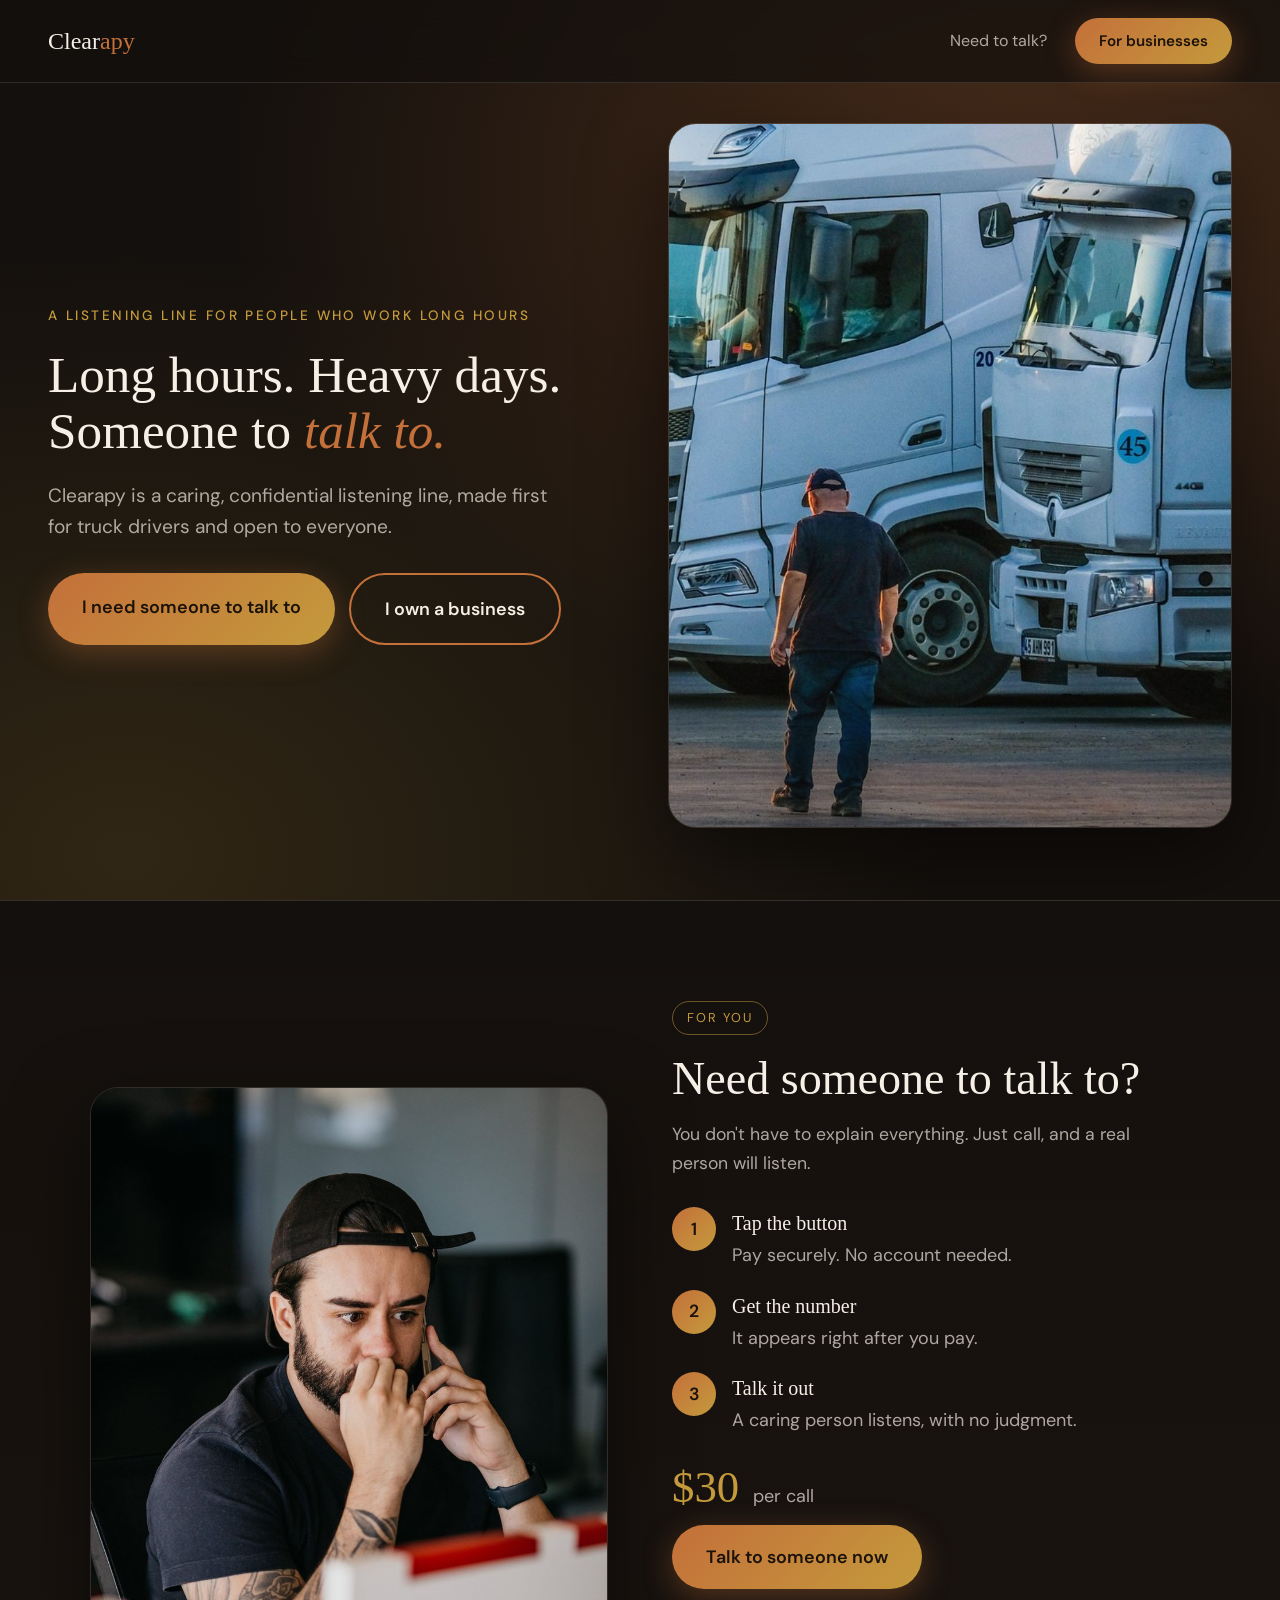
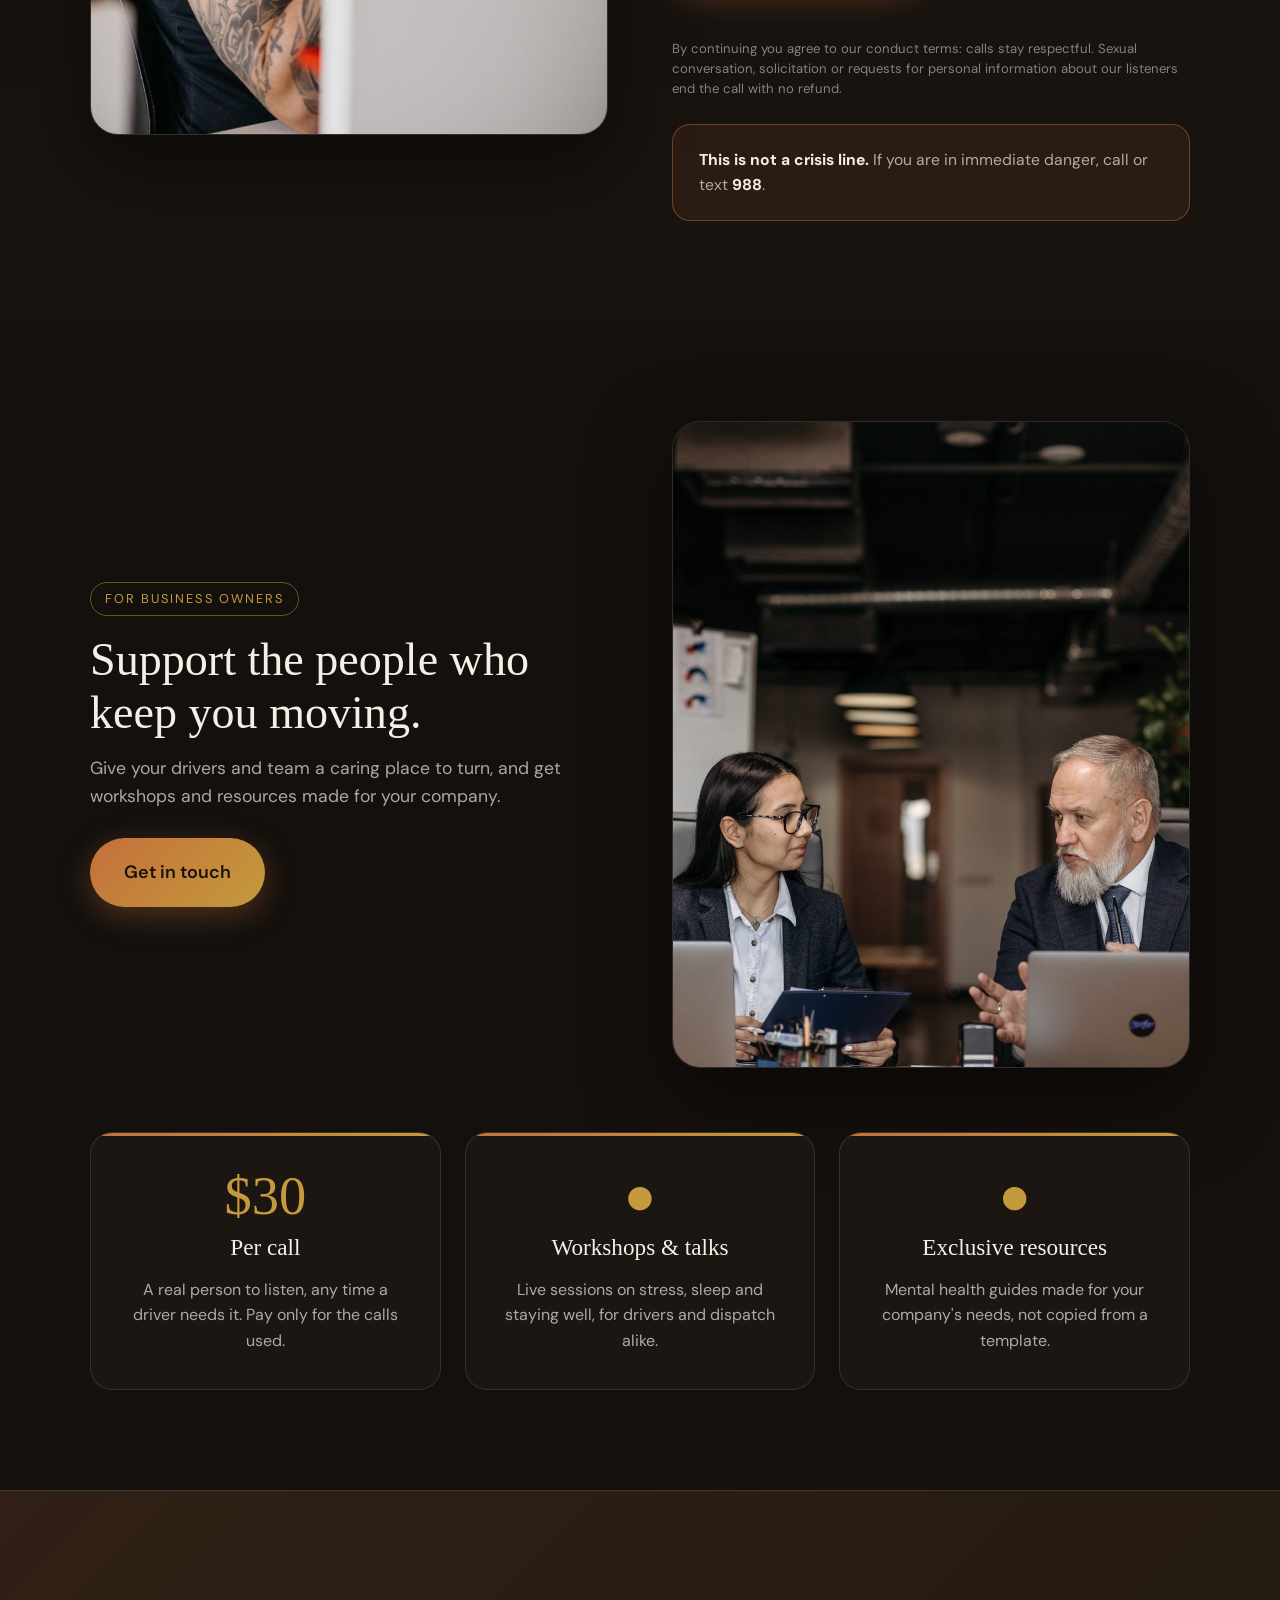
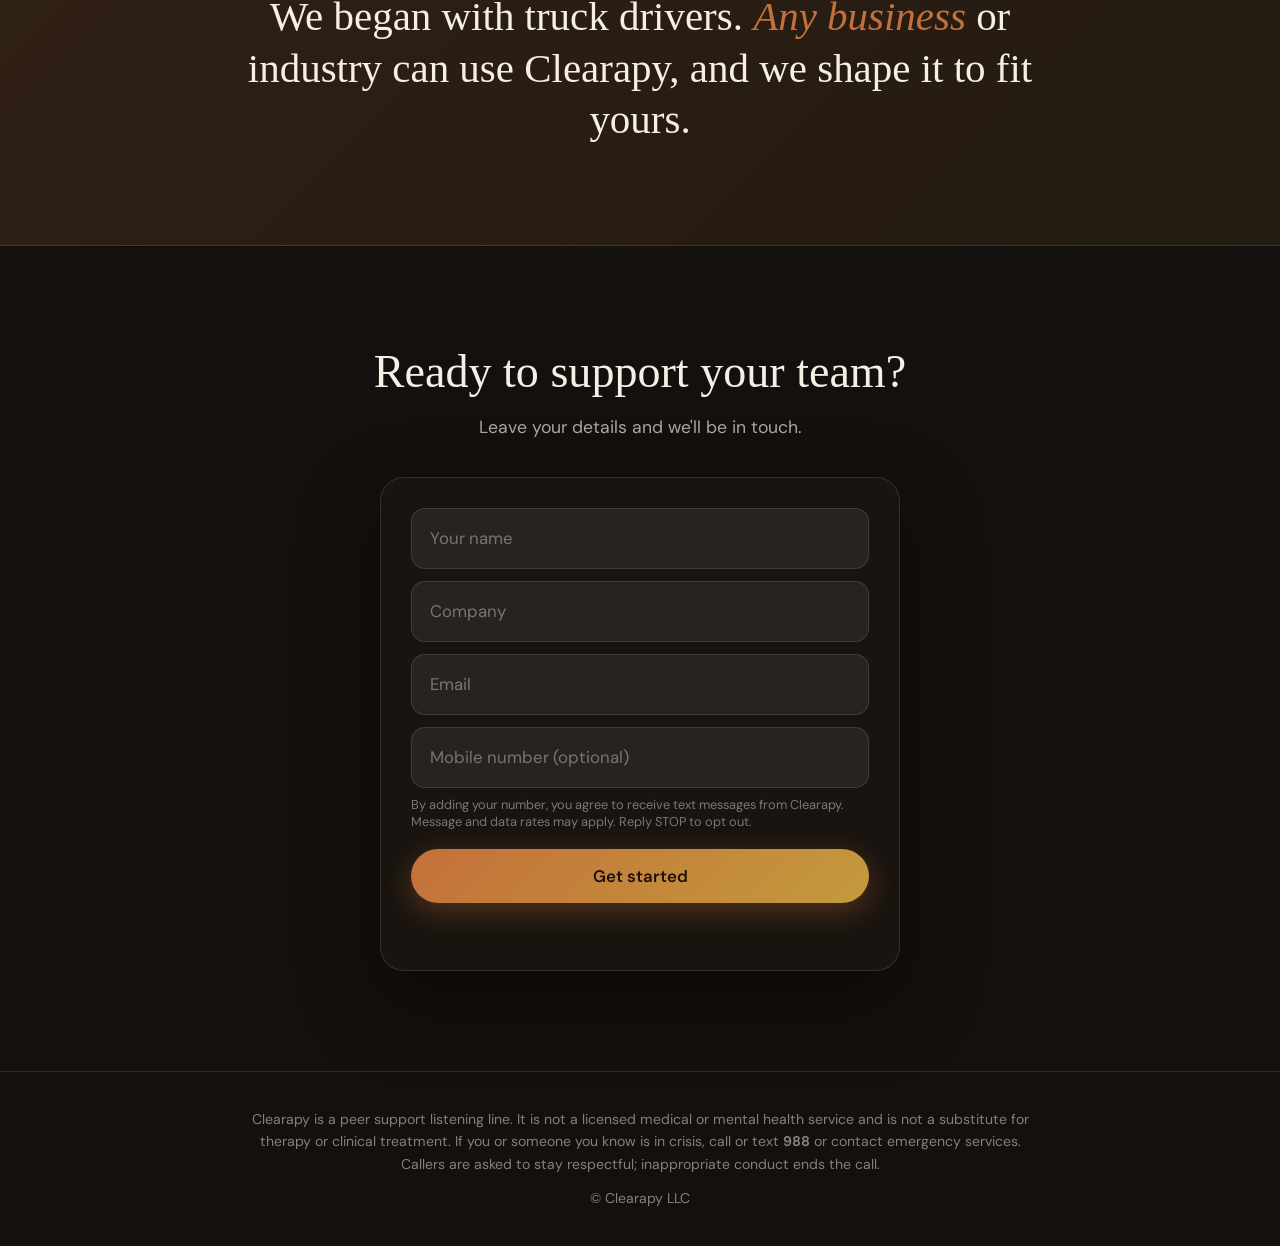
<file: index.html>
<!DOCTYPE html>
<html lang="en">
<head>
<meta charset="UTF-8">
<meta name="viewport" content="width=device-width, initial-scale=1.0">
<title>Clearapy | Support for your drivers and your team</title>
<link rel="icon" href="/favicon.svg" type="image/svg+xml">
<link rel="icon" href="/favicon-32.png" sizes="32x32" type="image/png">
<link rel="icon" href="/favicon.ico" sizes="any">
<link rel="apple-touch-icon" href="/apple-touch-icon.png">
<meta name="description" content="Clearapy gives trucking companies a caring, confidential listening line for their drivers, plus workshops and mental health resources built for your company.">
<link href="https://fonts.googleapis.com/css2?family=DM+Sans:wght@300;400;500;600&display=swap" rel="stylesheet">
<script async src="https://www.googletagmanager.com/gtag/js?id=G-3355NS7R4S"></script>
<script>window.dataLayer=window.dataLayer||[];function gtag(){dataLayer.push(arguments);}gtag('js',new Date());gtag('config','G-3355NS7R4S');</script>
<style>
:root{--ember:#C4703A;--gold:#C49A3C;--bg:#14100d;--bg2:#1c1612;--cream:#f6efe6;--muted:rgba(246,239,230,.68);--line:rgba(246,239,230,.12)}
*{margin:0;padding:0;box-sizing:border-box}
html{scroll-behavior:smooth}
body{font-family:'DM Sans',sans-serif;background:var(--bg);color:var(--cream);font-size:18px;line-height:1.6;overflow-x:hidden}
h1,h2,h3,.serif{font-family:Georgia,'Times New Roman',serif;font-weight:400}
nav{position:fixed;top:0;left:0;right:0;z-index:10;display:flex;justify-content:space-between;align-items:center;padding:18px 48px;background:rgba(20,16,13,.72);backdrop-filter:blur(14px);border-bottom:1px solid var(--line)}
.logo{font-family:Georgia,serif;font-size:1.5rem;color:var(--cream);text-decoration:none}
.logo span{color:var(--ember)}
.btn{display:inline-block;padding:16px 34px;background:linear-gradient(135deg,var(--ember),var(--gold));color:#1a120b;font-weight:600;font-size:1.05rem;border:0;border-radius:999px;cursor:pointer;text-decoration:none;font-family:inherit;transition:transform .2s,box-shadow .2s;box-shadow:0 8px 30px rgba(196,112,58,.35)}
.btn:hover{transform:translateY(-2px);box-shadow:0 12px 36px rgba(196,112,58,.5)}
.btn.sm{padding:11px 24px;font-size:.95rem}
.hero{position:relative;min-height:100vh;display:flex;align-items:center;padding:120px 48px 70px;overflow:hidden;background:radial-gradient(ellipse at 80% 20%,rgba(196,112,58,.30),transparent 55%),radial-gradient(ellipse at 10% 95%,rgba(196,154,60,.16),transparent 50%),var(--bg)}
.hero-in{position:relative;z-index:2;max-width:1240px;margin:0 auto;width:100%;display:grid;grid-template-columns:1fr 1fr;grid-template-areas:"text photo";column-gap:56px;align-items:center}
.hero-text{grid-area:text}
.hero-in .card{grid-area:card}
.photo{grid-area:photo;position:relative;align-self:center;aspect-ratio:4/5;border-radius:28px;overflow:hidden;box-shadow:0 30px 80px rgba(0,0,0,.5);border:1px solid var(--line)}
.photo img{position:absolute;inset:0;width:100%;height:100%;object-fit:cover;object-position:14% center}
.photo::after{content:'';position:absolute;inset:0;background:linear-gradient(180deg,rgba(20,16,13,0) 60%,rgba(20,16,13,.35));pointer-events:none}
.eyebrow{font-size:.85rem;letter-spacing:.18em;text-transform:uppercase;color:var(--gold);margin-bottom:20px;font-weight:500}
h1{text-wrap:balance;font-size:clamp(2.2rem,4vw,3.4rem);line-height:1.1;margin-bottom:22px}
h1 em{color:var(--ember);font-style:italic}
.lead{font-size:1.2rem;color:var(--muted);max-width:520px;margin-bottom:30px}
.card{background:rgba(28,22,18,.82);backdrop-filter:blur(16px);border:1px solid var(--line);border-radius:24px;padding:30px;box-shadow:0 30px 80px rgba(0,0,0,.45)}
.card h2{font-size:1.7rem;margin-bottom:6px}
.card p.s{color:var(--muted);font-size:.98rem;margin-bottom:20px}
.consent{font-size:.8rem;color:rgba(246,239,230,.45);margin:-4px 0 12px;line-height:1.4}
input[type=text],input[type=email],input[type=tel]{width:100%;padding:16px 18px;margin-bottom:12px;background:rgba(246,239,230,.07);border:1.5px solid var(--line);border-radius:14px;color:var(--cream);font:inherit;font-size:1.05rem}
input::placeholder{color:rgba(246,239,230,.4)}
input:focus{outline:none;border-color:var(--ember)}
.card .btn{width:100%;margin-top:6px}
.hp{position:absolute;left:-9999px;opacity:0;height:0}
.msg{margin-top:14px;font-size:1rem;min-height:1.4em}
.msg.ok{color:#9fd8a5}.msg.err{color:#f0a08a}
.note{font-size:.85rem;color:rgba(246,239,230,.45);margin-top:12px;text-align:center}
section{padding:100px 48px}
.in{max-width:1100px;margin:0 auto}
.center{text-align:center}
h2.big{font-size:clamp(2rem,3.6vw,3rem);line-height:1.15;margin-bottom:14px}
.sub{color:var(--muted);max-width:560px;font-size:1.1rem}
.center .sub{margin:0 auto}
.grid{display:grid;grid-template-columns:repeat(3,1fr);gap:24px;margin-top:52px}
.tile{background:var(--bg2);border:1px solid var(--line);border-radius:22px;padding:36px 30px;position:relative;overflow:hidden;transition:transform .25s,border-color .25s}
.tile:hover{transform:translateY(-6px);border-color:rgba(196,112,58,.6)}
.tile::before{content:'';position:absolute;top:0;left:0;right:0;height:3px;background:linear-gradient(90deg,var(--ember),var(--gold))}
.price{font-family:Georgia,serif;font-size:3.4rem;color:var(--gold);line-height:1;margin-bottom:6px}
.tile h3{font-size:1.45rem;margin-bottom:10px}
.tile p{color:var(--muted);font-size:1rem}
.band{background:linear-gradient(135deg,rgba(196,112,58,.16),rgba(196,154,60,.08));border-top:1px solid var(--line);border-bottom:1px solid var(--line)}
.band .serif{font-size:clamp(1.7rem,3.2vw,2.6rem);line-height:1.25;max-width:820px;margin:0 auto}
.band .serif em{color:var(--ember)}
.final{text-align:center}
.final .card{max-width:520px;margin:36px auto 0;text-align:left}
.disc{padding:36px 48px;text-align:center;border-top:1px solid var(--line);font-size:.88rem;color:rgba(246,239,230,.5)}
.disc p{max-width:780px;margin:0 auto}
.doors{display:flex;flex-wrap:wrap;gap:14px;margin-top:6px}
.btn.big{padding:20px 34px;font-size:1.12rem}
.btn.ghost{background:transparent;color:var(--cream);border:2px solid var(--ember);box-shadow:none}
.btn.ghost:hover{background:rgba(196,112,58,.18)}
.navlinks{display:flex;align-items:center;gap:28px}
.navlinks a.t{color:var(--muted);text-decoration:none;font-size:1rem}
.navlinks a.t:hover{color:var(--cream)}
.tag{display:inline-block;font-size:.8rem;letter-spacing:.16em;text-transform:uppercase;color:var(--gold);border:1px solid rgba(196,154,60,.5);padding:6px 14px;border-radius:999px;margin-bottom:18px}
.steps{display:grid;grid-template-columns:repeat(3,1fr);gap:24px;margin-top:44px;text-align:left}
.step .n{width:44px;height:44px;border-radius:50%;background:linear-gradient(135deg,var(--ember),var(--gold));color:#1a120b;font-weight:600;display:flex;align-items:center;justify-content:center;margin-bottom:14px;font-size:1.1rem}
.step h3{font-size:1.35rem;margin-bottom:8px}
.step p{color:var(--muted)}
.safety{max-width:760px;margin:44px auto 0;text-align:left;background:rgba(196,112,58,.10);border:1px solid rgba(196,112,58,.45);border-radius:18px;padding:22px 26px;font-size:.98rem;color:var(--muted)}
.safety strong{color:var(--cream)}
.draft{max-width:760px;margin:28px auto 0;border:2px dashed rgba(246,239,230,.35);border-radius:14px;padding:14px 18px;font-size:.92rem;color:var(--gold);text-align:left}
.talk{background:linear-gradient(180deg,var(--bg),#1a1410);border-top:1px solid var(--line)}
.split{display:grid;grid-template-columns:1fr 1fr;gap:64px;align-items:center}
.split-text{text-align:left}
.split-text .sub{margin:0}
.frame{border-radius:28px;overflow:hidden;aspect-ratio:4/5;box-shadow:0 30px 80px rgba(0,0,0,.5);border:1px solid var(--line)}
.frame img{width:100%;height:100%;object-fit:cover;display:block}
.steps.col{grid-template-columns:1fr;gap:20px;margin-top:30px}
.steps.col .step{display:grid;grid-template-columns:44px 1fr;column-gap:16px;align-items:start}
.steps.col .step .n{grid-row:1/3;margin:0}
.steps.col .step h3{margin:0 0 2px;font-size:1.25rem}
.pl{display:flex;align-items:baseline;gap:14px;margin:30px 0 14px;flex-wrap:wrap}
.pl .price{font-size:2.8rem;margin:0}
.pl span.t{color:var(--muted)}
.fine{font-size:.82rem;color:rgba(246,239,230,.5);margin-top:14px;line-height:1.5}
.split-text .safety{margin:26px 0 0;max-width:none}
#business .grid{text-align:center;margin-top:64px}
@media(max-width:860px){nav{padding:14px 20px}.hero{padding:100px 20px 50px}.hero-in{grid-template-columns:1fr;grid-template-areas:"text" "photo";row-gap:32px}.photo{aspect-ratio:4/3}.steps{grid-template-columns:1fr}.split{grid-template-columns:1fr;gap:32px}.frame{aspect-ratio:4/3}.split .frame{order:2}.split-text{order:1}.navlinks a.t{display:none}section{padding:70px 20px}.grid{grid-template-columns:1fr}.card{padding:28px 22px}}
</style>
</head>
<body>
<nav>
  <a class="logo" href="#">Clear<span>apy</span></a>
  <div class="navlinks"><a class="t" href="#talk">Need to talk?</a><a class="btn sm" href="#business">For businesses</a></div>
</nav>

<header class="hero">
  <div class="hero-in">
    <div class="hero-text">
      <p class="eyebrow">A listening line for people who work long hours</p>
      <h1>Long hours. Heavy days. Someone to <em>talk to.</em></h1>
      <p class="lead">Clearapy is a caring, confidential listening line, made first for truck drivers and open to everyone.</p>
      <div class="doors">
        <a class="btn big" href="#talk">I need someone to talk to</a>
        <a class="btn big ghost" href="#business">I own a business</a>
      </div>
    </div>
    <div class="photo"><img src="hero.jpg" alt="A trucking company owner walking through a truck yard at sunrise" fetchpriority="high"></div>
  </div>
</header>

<section class="talk" id="talk">
  <div class="in">
    <div class="split">
      <div class="frame"><img src="talk.jpg" alt="A man alone on a phone call, looking worried" style="object-position:50% 38%"></div>
      <div class="split-text">
        <span class="tag">For you</span>
        <h2 class="big">Need someone to talk to?</h2>
        <p class="sub">You don't have to explain everything. Just call, and a real person will listen.</p>
        <div class="steps col">
          <div class="step"><div class="n">1</div><h3>Tap the button</h3><p>Pay securely. No account needed.</p></div>
          <div class="step"><div class="n">2</div><h3>Get the number</h3><p>It appears right after you pay.</p></div>
          <div class="step"><div class="n">3</div><h3>Talk it out</h3><p>A caring person listens, with no judgment.</p></div>
        </div>
        <div class="pl"><span class="price">$30</span><span class="t">per call</span></div>
        <button class="btn big paybtn" type="button">Talk to someone now</button>
        <div class="msg paymsg" role="status"></div>
        <p class="fine">By continuing you agree to our conduct terms: calls stay respectful. Sexual conversation, solicitation or requests for personal information about our listeners end the call with no refund.</p>
        <div class="safety"><strong>This is not a crisis line.</strong> If you are in immediate danger, call or text <strong>988</strong>.</div>
      </div>
    </div>
  </div>
</section>

<section id="business">
  <div class="in">
    <div class="split">
      <div class="split-text">
        <span class="tag">For business owners</span>
        <h2 class="big">Support the people who keep you moving.</h2>
        <p class="sub">Give your drivers and team a caring place to turn, and get workshops and resources made for your company.</p>
        <div style="margin-top:28px"><a class="btn big" href="#contact-form">Get in touch</a></div>
      </div>
      <div class="frame"><img src="team.jpg" alt="Two colleagues having a conversation at work" style="object-position:50% 66%"></div>
    </div>
    <div class="grid">
      <div class="tile"><div class="price">$30</div><h3>Per call</h3><p>A real person to listen, any time a driver needs it. Pay only for the calls used.</p></div>
      <div class="tile"><div class="price">&#9679;</div><h3>Workshops &amp; talks</h3><p>Live sessions on stress, sleep and staying well, for drivers and dispatch alike.</p></div>
      <div class="tile"><div class="price">&#9679;</div><h3>Exclusive resources</h3><p>Mental health guides made for your company's needs, not copied from a template.</p></div>
    </div>
  </div>
</section>

<section class="band">
  <div class="in center">
    <p class="serif">We began with truck drivers. <em>Any business</em> or industry can use Clearapy, and we shape it to fit yours.</p>
  </div>
</section>

<section class="final" id="contact-form">
  <div class="in">
    <h2 class="big">Ready to support your team?</h2>
    <p class="sub" style="margin:0 auto">Leave your details and we'll be in touch.</p>
    <div class="card">
      <form class="leadform">
        <input type="text" name="name" placeholder="Your name" required autocomplete="name" maxlength="100">
        <input type="text" name="company" placeholder="Company" required autocomplete="organization" maxlength="120">
        <input type="email" name="email" placeholder="Email" required autocomplete="email" maxlength="160">
        <input type="tel" name="phone" placeholder="Mobile number (optional)" autocomplete="tel" maxlength="20">
        <p class="consent">By adding your number, you agree to receive text messages from Clearapy. Message and data rates may apply. Reply STOP to opt out.</p>
        <input class="hp" type="text" name="website" tabindex="-1" autocomplete="off" aria-hidden="true">
        <button class="btn" type="submit">Get started</button>
        <div class="msg" role="status"></div>
      </form>
    </div>
  </div>
</section>

<div class="disc">
  <p>Clearapy is a peer support listening line. It is not a licensed medical or mental health service and is not a substitute for therapy or clinical treatment. If you or someone you know is in crisis, call or text <strong>988</strong> or contact emergency services. Callers are asked to stay respectful; inappropriate conduct ends the call.</p>
  <p style="margin-top:12px">&copy; Clearapy LLC</p>
</div>

<script>
var BASE='https://clearapy-callgate-production.up.railway.app';var ENDPOINT=BASE+'/lead';
document.querySelectorAll('.leadform').forEach(function(f){
  f.addEventListener('submit',function(e){
    e.preventDefault();
    var m=f.querySelector('.msg'),b=f.querySelector('button');
    m.className='msg';m.textContent='Sending...';b.disabled=true;
    var d={};new FormData(f).forEach(function(v,k){d[k]=v;});
    fetch(ENDPOINT,{method:'POST',headers:{'Content-Type':'application/json'},body:JSON.stringify(d)})
      .then(function(r){return r.json().then(function(j){return{ok:r.ok,j:j};});})
      .then(function(x){
        if(x.ok){m.className='msg ok';m.textContent='Thank you. Check your email, we will be in touch soon.';f.reset();
          if(window.gtag)gtag('event','lead_submit');}
        else{m.className='msg err';m.textContent=(x.j&&x.j.error)||'Something went wrong. Please try again.';}
      })
      .catch(function(){m.className='msg err';m.textContent='Could not send. Please try again.';})
      .finally(function(){b.disabled=false;});
  });
});

document.querySelectorAll('.paybtn').forEach(function(b){
  b.addEventListener('click',function(){
    var label=b.textContent,m=document.querySelector('.paymsg');
    b.disabled=true;b.textContent='Opening secure checkout...';m.className='msg paymsg';m.textContent='';
    fetch(BASE+'/create-checkout',{method:'POST',headers:{'Content-Type':'application/json'},body:JSON.stringify({demographic:'general'})})
      .then(function(r){return r.json();})
      .then(function(j){if(j&&j.url){if(window.gtag)gtag('event','checkout_start');window.location.href=j.url;}else{throw new Error('no url');}})
      .catch(function(){b.disabled=false;b.textContent=label;m.className='msg paymsg err';m.textContent='Could not open checkout. Please try again.';});
  });
});
</script>
</body>
</html>
</file>
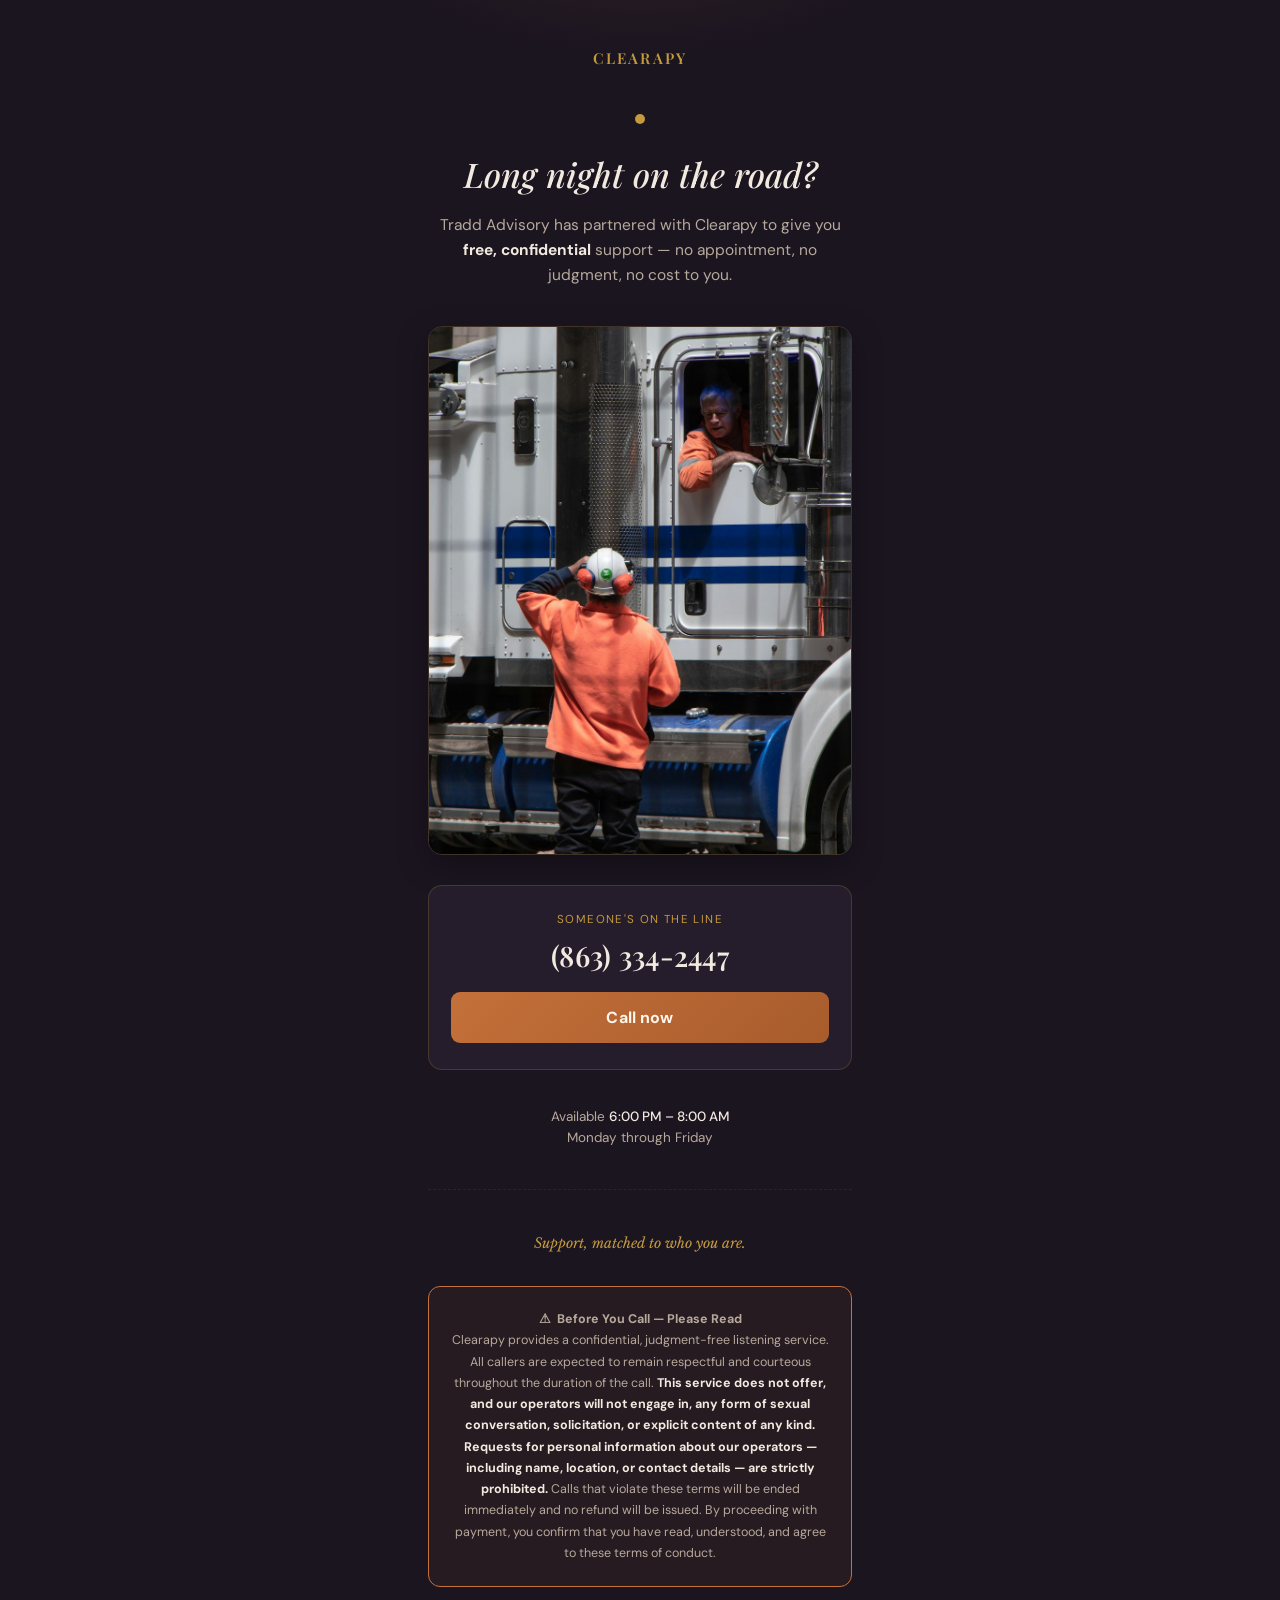
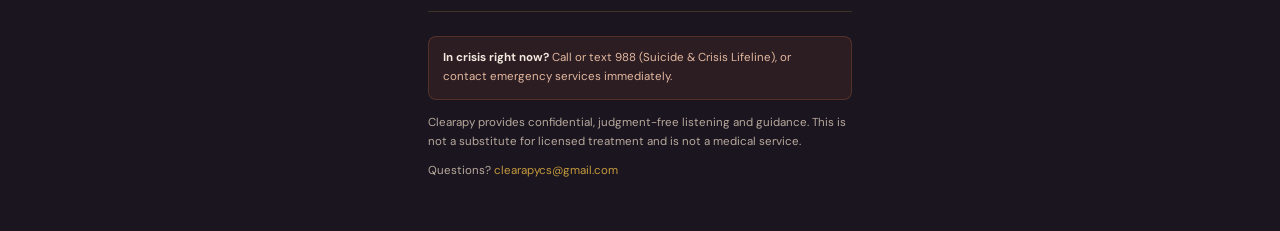
<file: tradd/index.html>
<!DOCTYPE html>
<html lang="en">
<head>
<meta charset="UTF-8">
<meta name="viewport" content="width=device-width, initial-scale=1.0">
<title>Clearapy — Support for Tradd Advisory Drivers</title>
<link rel="preconnect" href="https://fonts.googleapis.com">
<link href="https://fonts.googleapis.com/css2?family=Playfair+Display:ital,wght@0,500;0,600;1,500&family=DM+Sans:wght@400;500;700&family=Libre+Baskerville:ital@1&display=swap" rel="stylesheet">
<style>
  :root {
    --bg: #1B1520;
    --bg-panel: #251D2B;
    --ember: #C4703A;
    --gold: #C49A3C;
    --text: #F2E9DF;
    --text-muted: #B7A99B;
    --hairline: rgba(196, 154, 60, 0.22);
  }
  * { box-sizing: border-box; }
  html, body {
    margin: 0; padding: 0;
    background: var(--bg);
    color: var(--text);
    font-family: 'DM Sans', Arial, sans-serif;
    -webkit-font-smoothing: antialiased;
  }
  body {
    min-height: 100vh;
    display: flex;
    justify-content: center;
    background:
      radial-gradient(ellipse 600px 400px at 50% -10%, rgba(196,112,58,0.18), transparent 60%),
      var(--bg);
  }
  .page {
    width: 100%;
    max-width: 480px;
    padding: 48px 28px 40px;
    display: flex;
    flex-direction: column;
    min-height: 100vh;
  }
  .wordmark {
    font-family: 'Playfair Display', serif;
    font-weight: 600;
    font-size: 15px;
    letter-spacing: 0.14em;
    color: var(--gold);
    text-align: center;
    margin-bottom: 46px;
  }

  /* Signature element: a single glowing point, like a light down a dark highway */
  .glow-wrap {
    display: flex;
    justify-content: center;
    margin-bottom: 30px;
  }
  .glow {
    width: 10px; height: 10px;
    border-radius: 50%;
    background: var(--gold);
    box-shadow: 0 0 0 0 rgba(196,154,60,0.6);
    animation: pulse 2.6s ease-in-out infinite;
  }
  @keyframes pulse {
    0%   { box-shadow: 0 0 0 0 rgba(196,154,60,0.55), 0 0 10px 2px rgba(196,154,60,0.5); }
    70%  { box-shadow: 0 0 0 14px rgba(196,154,60,0), 0 0 16px 4px rgba(196,154,60,0.35); }
    100% { box-shadow: 0 0 0 0 rgba(196,154,60,0), 0 0 10px 2px rgba(196,154,60,0.5); }
  }
  @media (prefers-reduced-motion: reduce) {
    .glow { animation: none; box-shadow: 0 0 10px 2px rgba(196,154,60,0.5); }
  }

  h1 {
    font-family: 'Playfair Display', serif;
    font-style: italic;
    font-weight: 500;
    font-size: 34px;
    line-height: 1.22;
    text-align: center;
    margin: 0 0 18px;
    color: var(--text);
  }
  .sub {
    text-align: center;
    font-size: 15.5px;
    line-height: 1.6;
    color: var(--text-muted);
    margin: 0 0 38px;
    padding: 0 6px;
  }
  .sub strong { color: var(--text); font-weight: 700; }

  .photo-card {
    border-radius: 14px;
    overflow: hidden;
    border: 1px solid var(--hairline);
    margin-bottom: 30px;
    box-shadow: 0 10px 30px rgba(0,0,0,0.35);
  }
  .photo-card img {
    display: block;
    width: 100%;
    height: auto;
  }

  .conduct-box {
    border: 1px solid var(--ember);
    border-radius: 12px;
    padding: 22px 20px;
    margin-bottom: 24px;
    background: rgba(196,112,58,0.06);
  }
  .conduct-title {
    text-align: center;
    font-weight: 700;
    font-size: 15px;
    color: var(--ember);
    margin: 0 0 12px;
  }
  .conduct-title .tri { margin-right: 6px; }
  .conduct-box p {
    font-size: 12.5px;
    line-height: 1.7;
    color: var(--text-muted);
    text-align: center;
    margin: 0;
  }
  .conduct-box p strong { color: var(--text); font-weight: 700; }

  .call-block {
    background: var(--bg-panel);
    border: 1px solid var(--hairline);
    border-radius: 14px;
    padding: 26px 22px;
    text-align: center;
    margin-bottom: 22px;
  }
  .call-label {
    font-size: 11.5px;
    letter-spacing: 0.12em;
    text-transform: uppercase;
    color: var(--gold);
    margin-bottom: 10px;
  }
  .call-number {
    display: block;
    font-family: 'Playfair Display', serif;
    font-weight: 600;
    font-size: 28px;
    color: var(--text);
    text-decoration: none;
    margin-bottom: 18px;
    letter-spacing: 0.01em;
  }
  .call-btn {
    display: block;
    width: 100%;
    padding: 15px 0;
    background: linear-gradient(135deg, var(--ember), #A85C2C);
    color: #FFF6EC;
    font-family: 'DM Sans', sans-serif;
    font-weight: 700;
    font-size: 16px;
    text-decoration: none;
    border-radius: 9px;
    letter-spacing: 0.01em;
  }
  .call-btn:active { opacity: 0.85; }

  .hours {
    text-align: center;
    font-size: 13.5px;
    color: var(--text-muted);
    margin-bottom: 34px;
    line-height: 1.6;
  }
  .hours .times { color: var(--text); font-weight: 500; }

  .divider {
    display: flex;
    align-items: center;
    gap: 6px;
    margin: 6px 0 30px;
    opacity: 0.5;
  }
  .divider span {
    flex: 1;
    height: 0;
    border-top: 1px dashed var(--hairline);
  }

  .tagline {
    font-family: 'Libre Baskerville', serif;
    font-style: italic;
    text-align: center;
    font-size: 14px;
    color: var(--gold);
    margin-bottom: 34px;
  }

  .footer {
    margin-top: auto;
    padding-top: 24px;
    border-top: 1px solid var(--hairline);
  }
  .footer p {
    font-size: 11.5px;
    line-height: 1.65;
    color: var(--text-muted);
    margin: 0 0 10px;
  }
  .footer a { color: var(--gold); text-decoration: none; }
  .crisis {
    font-size: 11.5px;
    line-height: 1.65;
    color: #E3B9A0;
    background: rgba(196,112,58,0.10);
    border: 1px solid rgba(196,112,58,0.25);
    border-radius: 8px;
    padding: 12px 14px;
    margin-bottom: 14px;
  }
  .crisis strong { color: #F2E9DF; }
</style>
</head>
<body>
  <div class="page">
    <div class="wordmark">CLEARAPY</div>

    <div class="glow-wrap"><div class="glow"></div></div>

    <h1>Long night on&nbsp;the&nbsp;road?</h1>
    <p class="sub">Tradd Advisory has partnered with Clearapy to give you <strong>free, confidential</strong> support &mdash; no appointment, no judgment, no cost to you.</p>

    <div class="photo-card"><img src="[data-uri]" alt="A driver talking with a colleague from the truck cab window"></div>

    <div class="call-block">
      <div class="call-label">Someone's on the line</div>
      <a class="call-number" href="tel:+18633342447">(863) 334-2447</a>
      <a class="call-btn" href="tel:+18633342447">Call now</a>
    </div>

    <p class="hours">Available <span class="times">6:00 PM &ndash; 8:00 AM</span><br>Monday through Friday</p>

    <div class="divider"><span></span></div>

    <p class="tagline">Support, matched to who you are.</p>

    <div class="conduct-box">
      <p class="conduct-title"><span class="tri">&#9888;</span>Before You Call &mdash; Please Read</p>
      <p>Clearapy provides a confidential, judgment-free listening service. All callers are expected to remain respectful and courteous throughout the duration of the call. <strong>This service does not offer, and our operators will not engage in, any form of sexual conversation, solicitation, or explicit content of any kind. Requests for personal information about our operators &mdash; including name, location, or contact details &mdash; are strictly prohibited.</strong> Calls that violate these terms will be ended immediately and no refund will be issued. By proceeding with payment, you confirm that you have read, understood, and agree to these terms of conduct.</p>
    </div>

    <div class="footer">
      <div class="crisis">
        <strong>In crisis right now?</strong> Call or text 988 (Suicide &amp; Crisis Lifeline), or contact emergency services immediately.
      </div>
      <p>Clearapy provides confidential, judgment-free listening and guidance. This is not a substitute for licensed treatment and is not a medical service.</p>
      <p>Questions? <a href="mailto:clearapycs@gmail.com">clearapycs@gmail.com</a></p>
    </div>
  </div>
</body>
</html>
</file>
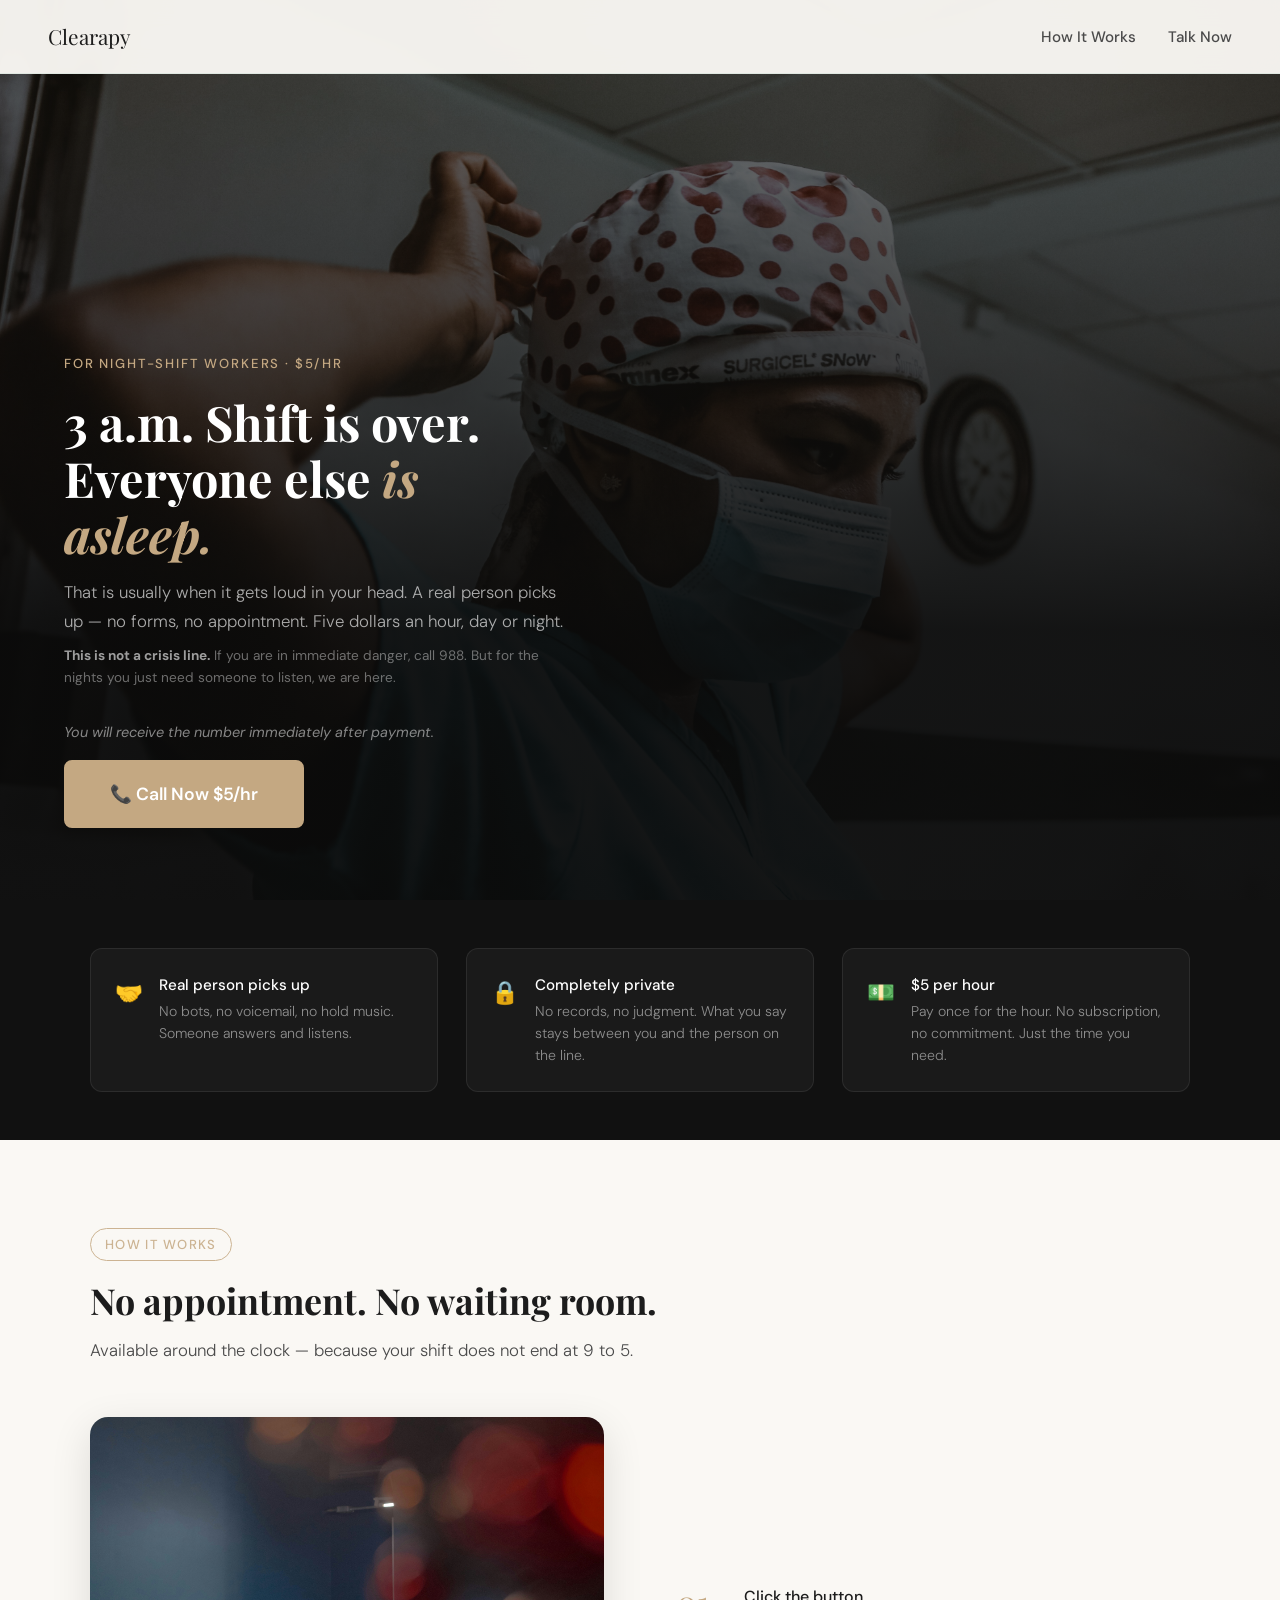
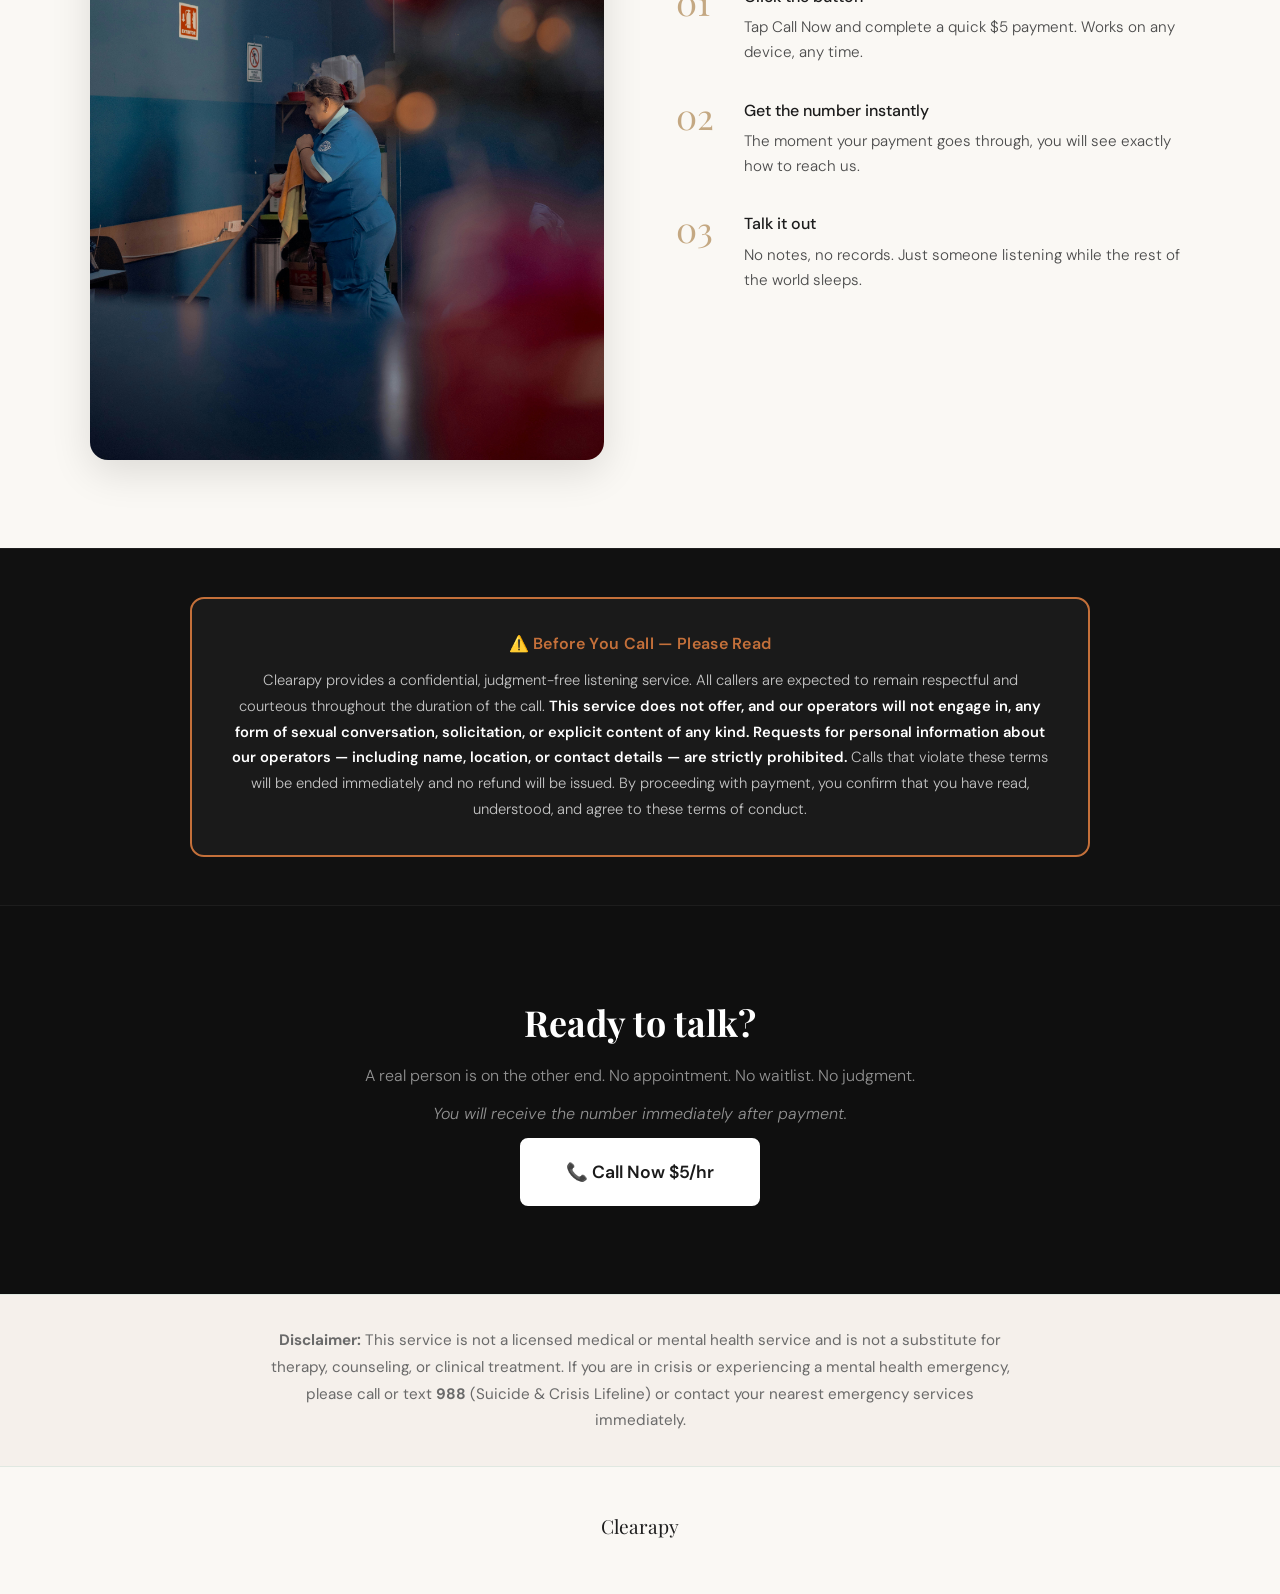
<file: v2.html>
<!DOCTYPE html>
<html lang="en">
<head>
<meta charset="UTF-8"><meta name="viewport" content="width=device-width, initial-scale=1.0">
<title>Clearapy — For Night-Shift Workers · $5/hr</title>
<link href="https://fonts.googleapis.com/css2?family=Playfair+Display:ital,wght@0,400;0,700;1,400&family=DM+Sans:wght@300;400;500&display=swap" rel="stylesheet">
<link rel="stylesheet" href="shared.css">
<script async src="https://www.googletagmanager.com/gtag/js?id=G-3355NS7R4S"></script>
<script>
window.dataLayer=window.dataLayer||[];
function gtag(){dataLayer.push(arguments);}
gtag('js',new Date());
gtag('config','G-3355NS7R4S');
gtag('event','variant_view',{variant:'v2'});
function trackClick(l){gtag('event','cta_click',{variant:'v2',cta:l});}

const BACKEND="https://clearapy-callgate-production.up.railway.app";
async function startCheckout(cta){
  trackClick(cta);
  const btns=document.querySelectorAll('.checkout-btn');
  btns.forEach(b=>{b.textContent='Loading...';b.style.opacity='0.7';b.style.pointerEvents='none';});
  try{
    const res=await fetch(BACKEND+"/create-checkout",{
      method:"POST",headers:{"Content-Type":"application/json"},
      body:JSON.stringify({demographic:'v2'})
    });
    const data=await res.json();
    if(data.url){window.location.href=data.url;}
    else{
      alert("Something went wrong. Please try again.");
      btns.forEach(b=>{b.textContent='📞 Call Now $5/hr';b.style.opacity='1';b.style.pointerEvents='auto';});
    }
  }catch(err){
    alert("Connection error. Please try again.");
    btns.forEach(b=>{b.textContent='📞 Call Now $5/hr';b.style.opacity='1';b.style.pointerEvents='auto';});
  }
}
</script>
<style>
  :root{--accent:#C4A882;}
  .hero{min-height:100vh;position:relative;display:flex;align-items:flex-end;padding-top:80px;overflow:hidden;}
  .hero-bg{position:absolute;inset:0;background-image:url('v2-hero.jpg');background-size:cover;background-position:center 30%;}
  .hero-overlay{position:absolute;inset:0;background:linear-gradient(to top,rgba(10,10,10,0.95) 30%,rgba(10,10,10,0.5) 100%);}
  .hero-content{position:relative;z-index:2;max-width:640px;padding:72px 64px;animation:fadeUp .6s ease both;}
  .hero-eyebrow{font-size:0.82rem;letter-spacing:0.14em;text-transform:uppercase;color:#C4A882;font-weight:500;margin-bottom:20px;}
  .hero h1{font-family:'Playfair Display',serif;font-size:clamp(2.2rem,3.8vw,3.6rem);line-height:1.15;color:#fff;margin-bottom:16px;}
  .hero h1 em{font-style:italic;color:#C4A882;}
  .hero-sub{font-size:1.05rem;color:rgba(255,255,255,0.65);line-height:1.7;margin-bottom:10px;font-weight:300;max-width:520px;}
  .crisis-note{font-size:0.85rem;color:rgba(255,255,255,0.4);line-height:1.6;margin-bottom:32px;max-width:480px;}
  .crisis-note strong{color:rgba(255,255,255,0.6);}
  .access-note{font-size:0.9rem;color:rgba(255,255,255,0.5);margin-bottom:16px;font-style:italic;}
  .checkout-btn{display:inline-flex;align-items:center;gap:10px;padding:18px 44px;background:#C4A882;color:white;font-size:1.1rem;font-weight:600;border-radius:8px;border:2px solid #C4A882;cursor:pointer;transition:all 0.25s;font-family:'DM Sans',sans-serif;text-decoration:none;}
  .checkout-btn:hover{background:transparent;color:#C4A882;}

  /* HOW IT WORKS — vertical layout with image on left */
  .how-section{background:var(--cream);padding:88px 48px;}
  .how-inner{max-width:1100px;margin:0 auto;}
  .how-split{display:grid;grid-template-columns:1fr 1fr;gap:72px;align-items:center;margin-top:52px;}
  .how-img-frame{border-radius:18px;overflow:hidden;box-shadow:0 12px 40px rgba(0,0,0,0.12);aspect-ratio:4/5;}
  .how-img-frame img{width:100%;height:100%;object-fit:cover;display:block;}
  .how-steps{display:flex;flex-direction:column;gap:32px;}
  .how-step{display:flex;gap:20px;align-items:flex-start;}
  .how-step-num{font-family:'Playfair Display',serif;font-size:2.2rem;color:#C4A882;line-height:1;flex-shrink:0;width:48px;}
  .how-step-divider{width:1px;background:var(--border);flex-shrink:0;margin:8px 0 0 0;display:none;}
  .how-step-text h3{font-size:1rem;font-weight:500;color:var(--ink);margin-bottom:6px;}
  .how-step-text p{font-size:0.95rem;color:var(--ink-soft);line-height:1.65;font-weight:300;}

  .trust-bar{background:#111;padding:48px;}
  .trust-inner{max-width:1100px;margin:0 auto;display:grid;grid-template-columns:repeat(3,1fr);gap:28px;}
  .trust-item{display:flex;gap:16px;align-items:flex-start;padding:24px;background:rgba(255,255,255,0.04);border:1px solid rgba(255,255,255,0.08);border-radius:12px;}
  .trust-icon{font-size:1.4rem;flex-shrink:0;margin-top:2px;}
  .trust-text h4{font-size:0.95rem;font-weight:500;color:white;margin-bottom:4px;}
  .trust-text p{font-size:0.88rem;color:rgba(255,255,255,0.5);line-height:1.55;font-weight:300;}

  .cta-section{background:#0f0f0f;padding:88px 48px;text-align:center;border-top:1px solid rgba(255,255,255,0.06);}
  .cta-section h2{font-family:'Playfair Display',serif;font-size:clamp(1.8rem,2.8vw,2.4rem);color:white;margin-bottom:12px;}
  .cta-section p{font-size:1rem;color:rgba(255,255,255,0.55);margin-bottom:12px;font-weight:300;}
  .cta-access-note{font-size:0.9rem;color:rgba(255,255,255,0.4);margin-bottom:28px;font-style:italic;}
  .checkout-btn-light{display:inline-flex;align-items:center;gap:10px;padding:18px 44px;background:white;color:#1a1a1a;font-size:1.1rem;font-weight:600;border-radius:8px;border:2px solid white;cursor:pointer;transition:all 0.25s;font-family:'DM Sans',sans-serif;text-decoration:none;}
  .checkout-btn-light:hover{background:transparent;color:white;}

  /* CONDUCT BOX */
  .conduct-box{background:#1a1a1a;border:2px solid #C4703A;border-radius:14px;padding:32px 36px;margin:0 auto;max-width:900px;}
  .conduct-title{font-size:1rem;font-weight:600;color:#C4703A;margin-bottom:12px;letter-spacing:0.02em;}
  .conduct-body{font-size:0.92rem;color:rgba(255,255,255,0.75);line-height:1.75;font-weight:300;}
  .conduct-body strong{color:white;font-weight:600;}
  .conduct-section{background:#111;padding:48px;text-align:center;border-top:1px solid rgba(255,255,255,0.06);}

  @media(max-width:800px){
    .hero-content{padding:80px 24px 48px;}
    .trust-inner{grid-template-columns:1fr;}
    .how-split{grid-template-columns:1fr;}
    .how-img-frame{aspect-ratio:16/9;}
    .cta-section{padding:64px 24px;}
    .conduct-section{padding:32px 20px;}
    .conduct-box{padding:24px 20px;}
  }
</style>
</head>
<body>
<nav>
  <a href="#" class="nav-logo">Clearapy</a>
  <ul class="nav-links">
    <li><a href="#how">How It Works</a></li>
    <li><a href="#talk">Talk Now</a></li>
  </ul>
</nav>

<!-- HERO -->
<div class="hero">
  <div class="hero-bg"></div>
  <div class="hero-overlay"></div>
  <div class="hero-content">
    <p class="hero-eyebrow">For Night-Shift Workers · $5/hr</p>
    <h1>3 a.m. Shift is over. Everyone else <em>is asleep.</em></h1>
    <p class="hero-sub">That is usually when it gets loud in your head. A real person picks up — no forms, no appointment. Five dollars an hour, day or night.</p>
    <p class="crisis-note"><strong>This is not a crisis line.</strong> If you are in immediate danger, call 988. But for the nights you just need someone to listen, we are here.</p>
    <p class="access-note">You will receive the number immediately after payment.</p>
    <a href="#" class="checkout-btn" onclick="startCheckout('hero_v2'); return false;">📞 Call Now $5/hr</a>
  </div>
</div>

<!-- TRUST BAR -->
<div class="trust-bar">
  <div class="trust-inner">
    <div class="trust-item"><div class="trust-icon">🤝</div><div class="trust-text"><h4>Real person picks up</h4><p>No bots, no voicemail, no hold music. Someone answers and listens.</p></div></div>
    <div class="trust-item"><div class="trust-icon">🔒</div><div class="trust-text"><h4>Completely private</h4><p>No records, no judgment. What you say stays between you and the person on the line.</p></div></div>
    <div class="trust-item"><div class="trust-icon">💵</div><div class="trust-text"><h4>$5 per hour</h4><p>Pay once for the hour. No subscription, no commitment. Just the time you need.</p></div></div>
  </div>
</div>

<!-- HOW IT WORKS — image left, steps right -->
<div class="how-section" id="how">
  <div class="how-inner">
    <span class="section-tag" style="color:#C4A882;border-color:#C4A882;opacity:0.85;">How It Works</span>
    <h2 class="section-title">No appointment. No waiting room.</h2>
    <p class="section-sub">Available around the clock — because your shift does not end at 9 to 5.</p>
    <div class="how-split">
      <div class="how-img-frame">
        <img src="how-v2.jpg" alt="How it works" />
      </div>
      <div class="how-steps">
        <div class="how-step">
          <div class="how-step-num">01</div>
          <div class="how-step-text"><h3>Click the button</h3><p>Tap Call Now and complete a quick $5 payment. Works on any device, any time.</p></div>
        </div>
        <div class="how-step">
          <div class="how-step-num">02</div>
          <div class="how-step-text"><h3>Get the number instantly</h3><p>The moment your payment goes through, you will see exactly how to reach us.</p></div>
        </div>
        <div class="how-step">
          <div class="how-step-num">03</div>
          <div class="how-step-text"><h3>Talk it out</h3><p>No notes, no records. Just someone listening while the rest of the world sleeps.</p></div>
        </div>
      </div>
    </div>
  </div>
</div>

<!-- CONDUCT BOX -->
<div class="conduct-section">
  <div class="conduct-box">
    <div class="conduct-title">⚠️ Before You Call — Please Read</div>
    <p class="conduct-body">Clearapy provides a confidential, judgment-free listening service. All callers are expected to remain respectful and courteous throughout the duration of the call. <strong>This service does not offer, and our operators will not engage in, any form of sexual conversation, solicitation, or explicit content of any kind. Requests for personal information about our operators — including name, location, or contact details — are strictly prohibited.</strong> Calls that violate these terms will be ended immediately and no refund will be issued. By proceeding with payment, you confirm that you have read, understood, and agree to these terms of conduct.</p>
  </div>
</div>

<!-- BOTTOM CTA -->
<div class="cta-section" id="talk">
  <h2>Ready to talk?</h2>
  <p>A real person is on the other end. No appointment. No waitlist. No judgment.</p>
  <p class="cta-access-note">You will receive the number immediately after payment.</p>
  <a href="#" class="checkout-btn-light checkout-btn" onclick="startCheckout('cta_v2'); return false;">📞 Call Now $5/hr</a>
</div>

<!-- DISCLAIMER -->
<div class="disclaimer">
  <p><strong>Disclaimer:</strong> This service is not a licensed medical or mental health service and is not a substitute for therapy, counseling, or clinical treatment. If you are in crisis or experiencing a mental health emergency, please call or text <strong>988</strong> (Suicide &amp; Crisis Lifeline) or contact your nearest emergency services immediately.</p>
</div>

<footer><div class="footer-logo">Clearapy</div></footer>
</body>
</html>
</file>
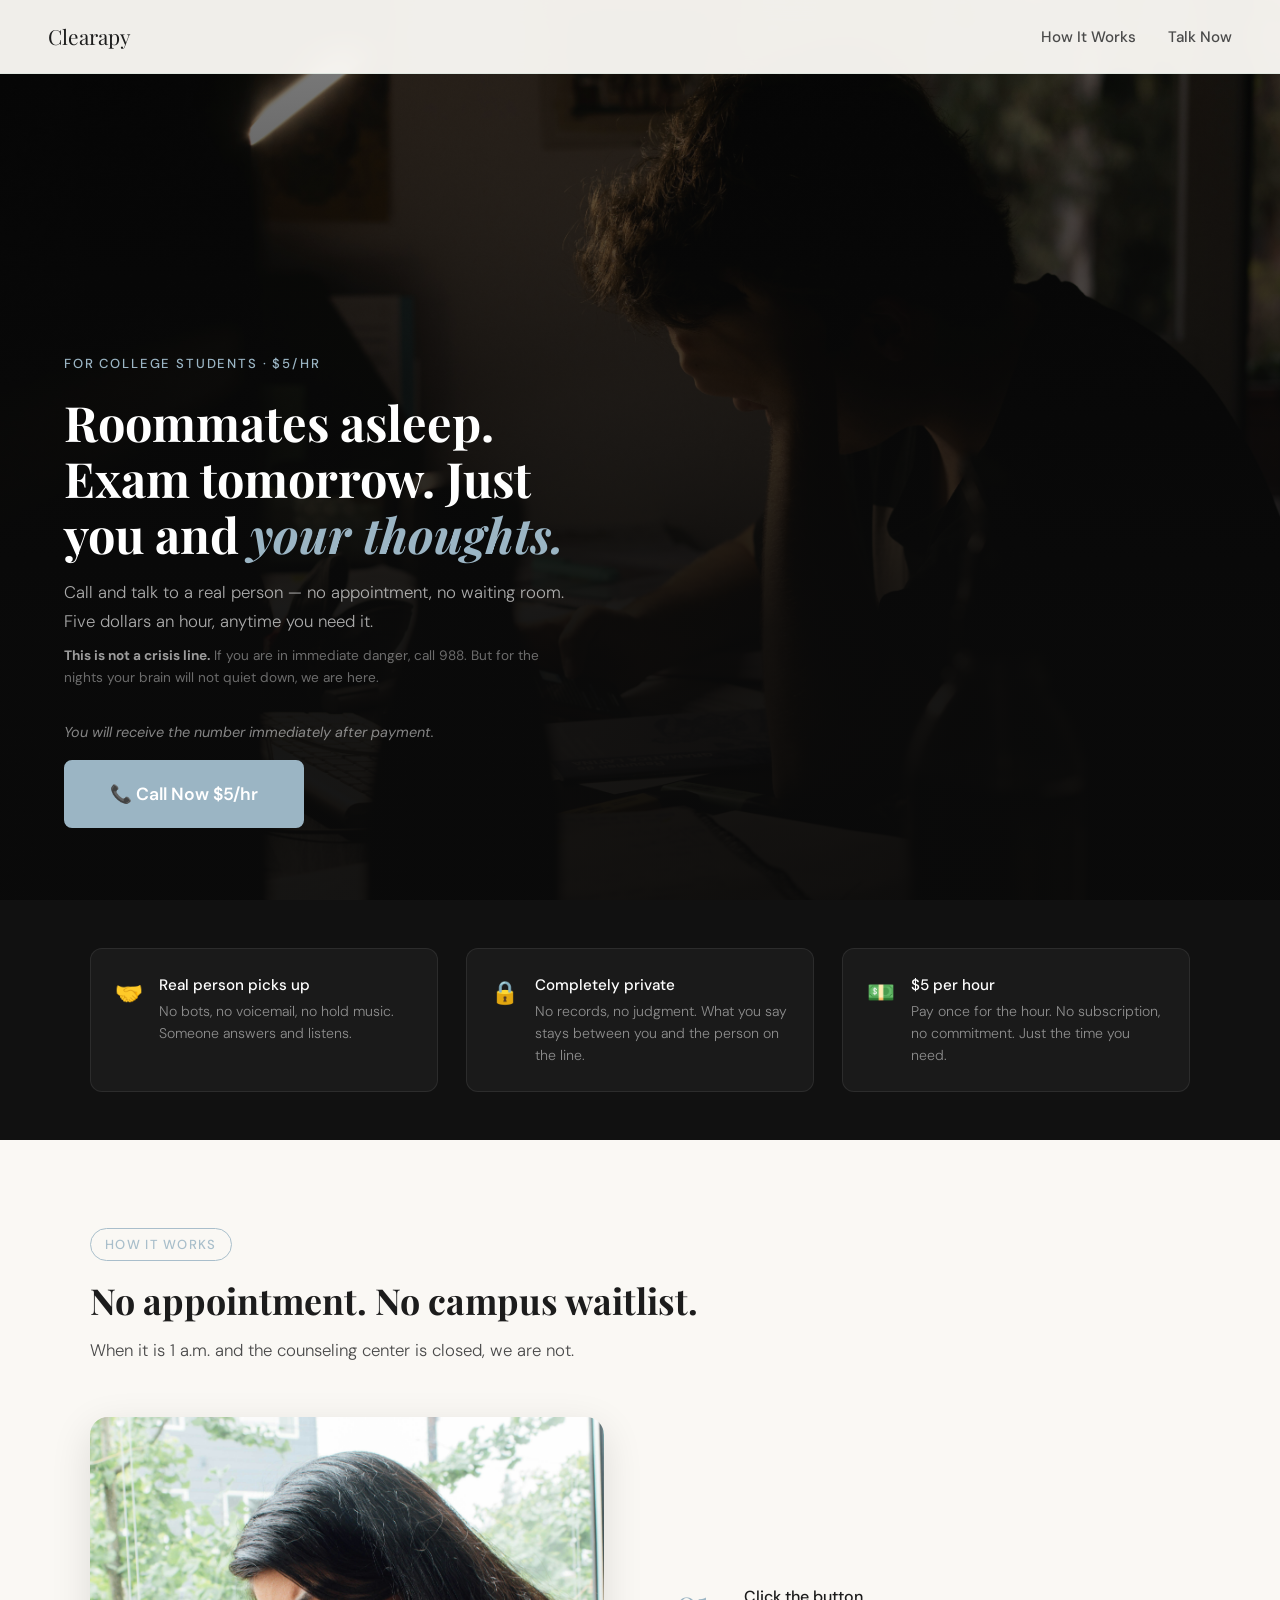
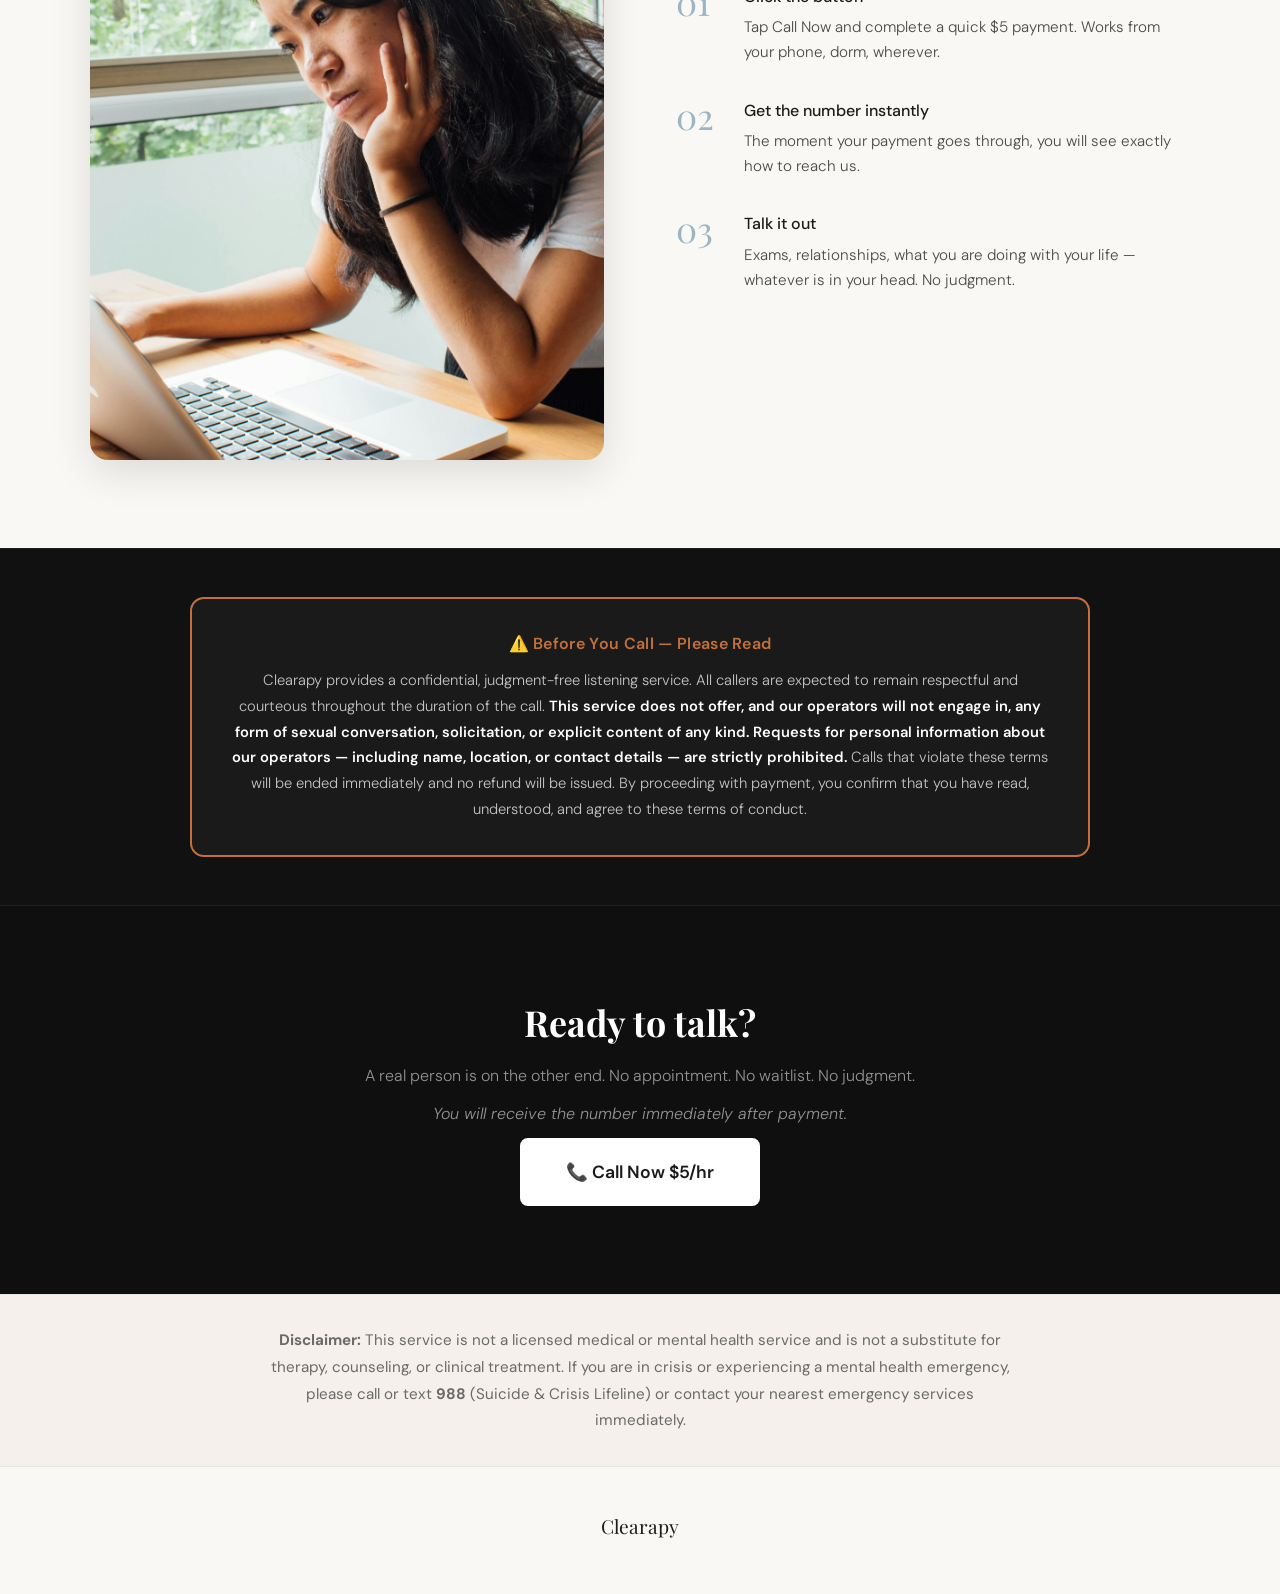
<file: v4.html>
<!DOCTYPE html>
<html lang="en">
<head>
<meta charset="UTF-8"><meta name="viewport" content="width=device-width, initial-scale=1.0">
<title>Clearapy — For College Students · $5/hr</title>
<link href="https://fonts.googleapis.com/css2?family=Playfair+Display:ital,wght@0,400;0,700;1,400&family=DM+Sans:wght@300;400;500&display=swap" rel="stylesheet">
<link rel="stylesheet" href="shared.css">
<script async src="https://www.googletagmanager.com/gtag/js?id=G-3355NS7R4S"></script>
<script>
window.dataLayer=window.dataLayer||[];
function gtag(){dataLayer.push(arguments);}
gtag('js',new Date());
gtag('config','G-3355NS7R4S');
gtag('event','variant_view',{variant:'v4'});
function trackClick(l){gtag('event','cta_click',{variant:'v4',cta:l});}

const BACKEND="https://clearapy-callgate-production.up.railway.app";
async function startCheckout(cta){
  trackClick(cta);
  const btns=document.querySelectorAll('.checkout-btn');
  btns.forEach(b=>{b.textContent='Loading...';b.style.opacity='0.7';b.style.pointerEvents='none';});
  try{
    const res=await fetch(BACKEND+"/create-checkout",{
      method:"POST",headers:{"Content-Type":"application/json"},
      body:JSON.stringify({demographic:'v4'})
    });
    const data=await res.json();
    if(data.url){window.location.href=data.url;}
    else{
      alert("Something went wrong. Please try again.");
      btns.forEach(b=>{b.textContent='📞 Call Now $5/hr';b.style.opacity='1';b.style.pointerEvents='auto';});
    }
  }catch(err){
    alert("Connection error. Please try again.");
    btns.forEach(b=>{b.textContent='📞 Call Now $5/hr';b.style.opacity='1';b.style.pointerEvents='auto';});
  }
}
</script>
<style>
  :root{--accent:#9BB5C4;}
  .hero{min-height:100vh;position:relative;display:flex;align-items:flex-end;padding-top:80px;overflow:hidden;}
  .hero-bg{position:absolute;inset:0;background-image:url('v4-hero.jpg');background-size:cover;background-position:center 30%;}
  .hero-overlay{position:absolute;inset:0;background:linear-gradient(to top,rgba(10,10,10,0.95) 30%,rgba(10,10,10,0.5) 100%);}
  .hero-content{position:relative;z-index:2;max-width:640px;padding:72px 64px;animation:fadeUp .6s ease both;}
  .hero-eyebrow{font-size:0.82rem;letter-spacing:0.14em;text-transform:uppercase;color:#9BB5C4;font-weight:500;margin-bottom:20px;}
  .hero h1{font-family:'Playfair Display',serif;font-size:clamp(2.2rem,3.8vw,3.6rem);line-height:1.15;color:#fff;margin-bottom:16px;}
  .hero h1 em{font-style:italic;color:#9BB5C4;}
  .hero-sub{font-size:1.05rem;color:rgba(255,255,255,0.65);line-height:1.7;margin-bottom:10px;font-weight:300;max-width:520px;}
  .crisis-note{font-size:0.85rem;color:rgba(255,255,255,0.4);line-height:1.6;margin-bottom:32px;max-width:480px;}
  .crisis-note strong{color:rgba(255,255,255,0.6);}
  .access-note{font-size:0.9rem;color:rgba(255,255,255,0.5);margin-bottom:16px;font-style:italic;}
  .checkout-btn{display:inline-flex;align-items:center;gap:10px;padding:18px 44px;background:#9BB5C4;color:white;font-size:1.1rem;font-weight:600;border-radius:8px;border:2px solid #9BB5C4;cursor:pointer;transition:all 0.25s;font-family:'DM Sans',sans-serif;text-decoration:none;}
  .checkout-btn:hover{background:transparent;color:#9BB5C4;}

  /* HOW IT WORKS — vertical layout with image on left */
  .how-section{background:var(--cream);padding:88px 48px;}
  .how-inner{max-width:1100px;margin:0 auto;}
  .how-split{display:grid;grid-template-columns:1fr 1fr;gap:72px;align-items:center;margin-top:52px;}
  .how-img-frame{border-radius:18px;overflow:hidden;box-shadow:0 12px 40px rgba(0,0,0,0.12);aspect-ratio:4/5;}
  .how-img-frame img{width:100%;height:100%;object-fit:cover;display:block;}
  .how-steps{display:flex;flex-direction:column;gap:32px;}
  .how-step{display:flex;gap:20px;align-items:flex-start;}
  .how-step-num{font-family:'Playfair Display',serif;font-size:2.2rem;color:#9BB5C4;line-height:1;flex-shrink:0;width:48px;}
  .how-step-divider{width:1px;background:var(--border);flex-shrink:0;margin:8px 0 0 0;display:none;}
  .how-step-text h3{font-size:1rem;font-weight:500;color:var(--ink);margin-bottom:6px;}
  .how-step-text p{font-size:0.95rem;color:var(--ink-soft);line-height:1.65;font-weight:300;}

  .trust-bar{background:#111;padding:48px;}
  .trust-inner{max-width:1100px;margin:0 auto;display:grid;grid-template-columns:repeat(3,1fr);gap:28px;}
  .trust-item{display:flex;gap:16px;align-items:flex-start;padding:24px;background:rgba(255,255,255,0.04);border:1px solid rgba(255,255,255,0.08);border-radius:12px;}
  .trust-icon{font-size:1.4rem;flex-shrink:0;margin-top:2px;}
  .trust-text h4{font-size:0.95rem;font-weight:500;color:white;margin-bottom:4px;}
  .trust-text p{font-size:0.88rem;color:rgba(255,255,255,0.5);line-height:1.55;font-weight:300;}

  .cta-section{background:#0f0f0f;padding:88px 48px;text-align:center;border-top:1px solid rgba(255,255,255,0.06);}
  .cta-section h2{font-family:'Playfair Display',serif;font-size:clamp(1.8rem,2.8vw,2.4rem);color:white;margin-bottom:12px;}
  .cta-section p{font-size:1rem;color:rgba(255,255,255,0.55);margin-bottom:12px;font-weight:300;}
  .cta-access-note{font-size:0.9rem;color:rgba(255,255,255,0.4);margin-bottom:28px;font-style:italic;}
  .checkout-btn-light{display:inline-flex;align-items:center;gap:10px;padding:18px 44px;background:white;color:#1a1a1a;font-size:1.1rem;font-weight:600;border-radius:8px;border:2px solid white;cursor:pointer;transition:all 0.25s;font-family:'DM Sans',sans-serif;text-decoration:none;}
  .checkout-btn-light:hover{background:transparent;color:white;}

  /* CONDUCT BOX */
  .conduct-box{background:#1a1a1a;border:2px solid #C4703A;border-radius:14px;padding:32px 36px;margin:0 auto;max-width:900px;}
  .conduct-title{font-size:1rem;font-weight:600;color:#C4703A;margin-bottom:12px;letter-spacing:0.02em;}
  .conduct-body{font-size:0.92rem;color:rgba(255,255,255,0.75);line-height:1.75;font-weight:300;}
  .conduct-body strong{color:white;font-weight:600;}
  .conduct-section{background:#111;padding:48px;text-align:center;border-top:1px solid rgba(255,255,255,0.06);}

  @media(max-width:800px){
    .hero-content{padding:80px 24px 48px;}
    .trust-inner{grid-template-columns:1fr;}
    .how-split{grid-template-columns:1fr;}
    .how-img-frame{aspect-ratio:16/9;}
    .cta-section{padding:64px 24px;}
    .conduct-section{padding:32px 20px;}
    .conduct-box{padding:24px 20px;}
  }
</style>
</head>
<body>
<nav>
  <a href="#" class="nav-logo">Clearapy</a>
  <ul class="nav-links">
    <li><a href="#how">How It Works</a></li>
    <li><a href="#talk">Talk Now</a></li>
  </ul>
</nav>

<!-- HERO -->
<div class="hero">
  <div class="hero-bg"></div>
  <div class="hero-overlay"></div>
  <div class="hero-content">
    <p class="hero-eyebrow">For College Students · $5/hr</p>
    <h1>Roommates asleep. Exam tomorrow. Just you and <em>your thoughts.</em></h1>
    <p class="hero-sub">Call and talk to a real person — no appointment, no waiting room. Five dollars an hour, anytime you need it.</p>
    <p class="crisis-note"><strong>This is not a crisis line.</strong> If you are in immediate danger, call 988. But for the nights your brain will not quiet down, we are here.</p>
    <p class="access-note">You will receive the number immediately after payment.</p>
    <a href="#" class="checkout-btn" onclick="startCheckout('hero_v4'); return false;">📞 Call Now $5/hr</a>
  </div>
</div>

<!-- TRUST BAR -->
<div class="trust-bar">
  <div class="trust-inner">
    <div class="trust-item"><div class="trust-icon">🤝</div><div class="trust-text"><h4>Real person picks up</h4><p>No bots, no voicemail, no hold music. Someone answers and listens.</p></div></div>
    <div class="trust-item"><div class="trust-icon">🔒</div><div class="trust-text"><h4>Completely private</h4><p>No records, no judgment. What you say stays between you and the person on the line.</p></div></div>
    <div class="trust-item"><div class="trust-icon">💵</div><div class="trust-text"><h4>$5 per hour</h4><p>Pay once for the hour. No subscription, no commitment. Just the time you need.</p></div></div>
  </div>
</div>

<!-- HOW IT WORKS — image left, steps right -->
<div class="how-section" id="how">
  <div class="how-inner">
    <span class="section-tag" style="color:#9BB5C4;border-color:#9BB5C4;opacity:0.85;">How It Works</span>
    <h2 class="section-title">No appointment. No campus waitlist.</h2>
    <p class="section-sub">When it is 1 a.m. and the counseling center is closed, we are not.</p>
    <div class="how-split">
      <div class="how-img-frame">
        <img src="how-v4.jpg" alt="How it works" />
      </div>
      <div class="how-steps">
        <div class="how-step">
          <div class="how-step-num">01</div>
          <div class="how-step-text"><h3>Click the button</h3><p>Tap Call Now and complete a quick $5 payment. Works from your phone, dorm, wherever.</p></div>
        </div>
        <div class="how-step">
          <div class="how-step-num">02</div>
          <div class="how-step-text"><h3>Get the number instantly</h3><p>The moment your payment goes through, you will see exactly how to reach us.</p></div>
        </div>
        <div class="how-step">
          <div class="how-step-num">03</div>
          <div class="how-step-text"><h3>Talk it out</h3><p>Exams, relationships, what you are doing with your life — whatever is in your head. No judgment.</p></div>
        </div>
      </div>
    </div>
  </div>
</div>

<!-- CONDUCT BOX -->
<div class="conduct-section">
  <div class="conduct-box">
    <div class="conduct-title">⚠️ Before You Call — Please Read</div>
    <p class="conduct-body">Clearapy provides a confidential, judgment-free listening service. All callers are expected to remain respectful and courteous throughout the duration of the call. <strong>This service does not offer, and our operators will not engage in, any form of sexual conversation, solicitation, or explicit content of any kind. Requests for personal information about our operators — including name, location, or contact details — are strictly prohibited.</strong> Calls that violate these terms will be ended immediately and no refund will be issued. By proceeding with payment, you confirm that you have read, understood, and agree to these terms of conduct.</p>
  </div>
</div>

<!-- BOTTOM CTA -->
<div class="cta-section" id="talk">
  <h2>Ready to talk?</h2>
  <p>A real person is on the other end. No appointment. No waitlist. No judgment.</p>
  <p class="cta-access-note">You will receive the number immediately after payment.</p>
  <a href="#" class="checkout-btn-light checkout-btn" onclick="startCheckout('cta_v4'); return false;">📞 Call Now $5/hr</a>
</div>

<!-- DISCLAIMER -->
<div class="disclaimer">
  <p><strong>Disclaimer:</strong> This service is not a licensed medical or mental health service and is not a substitute for therapy, counseling, or clinical treatment. If you are in crisis or experiencing a mental health emergency, please call or text <strong>988</strong> (Suicide &amp; Crisis Lifeline) or contact your nearest emergency services immediately.</p>
</div>

<footer><div class="footer-logo">Clearapy</div></footer>
</body>
</html>
</file>
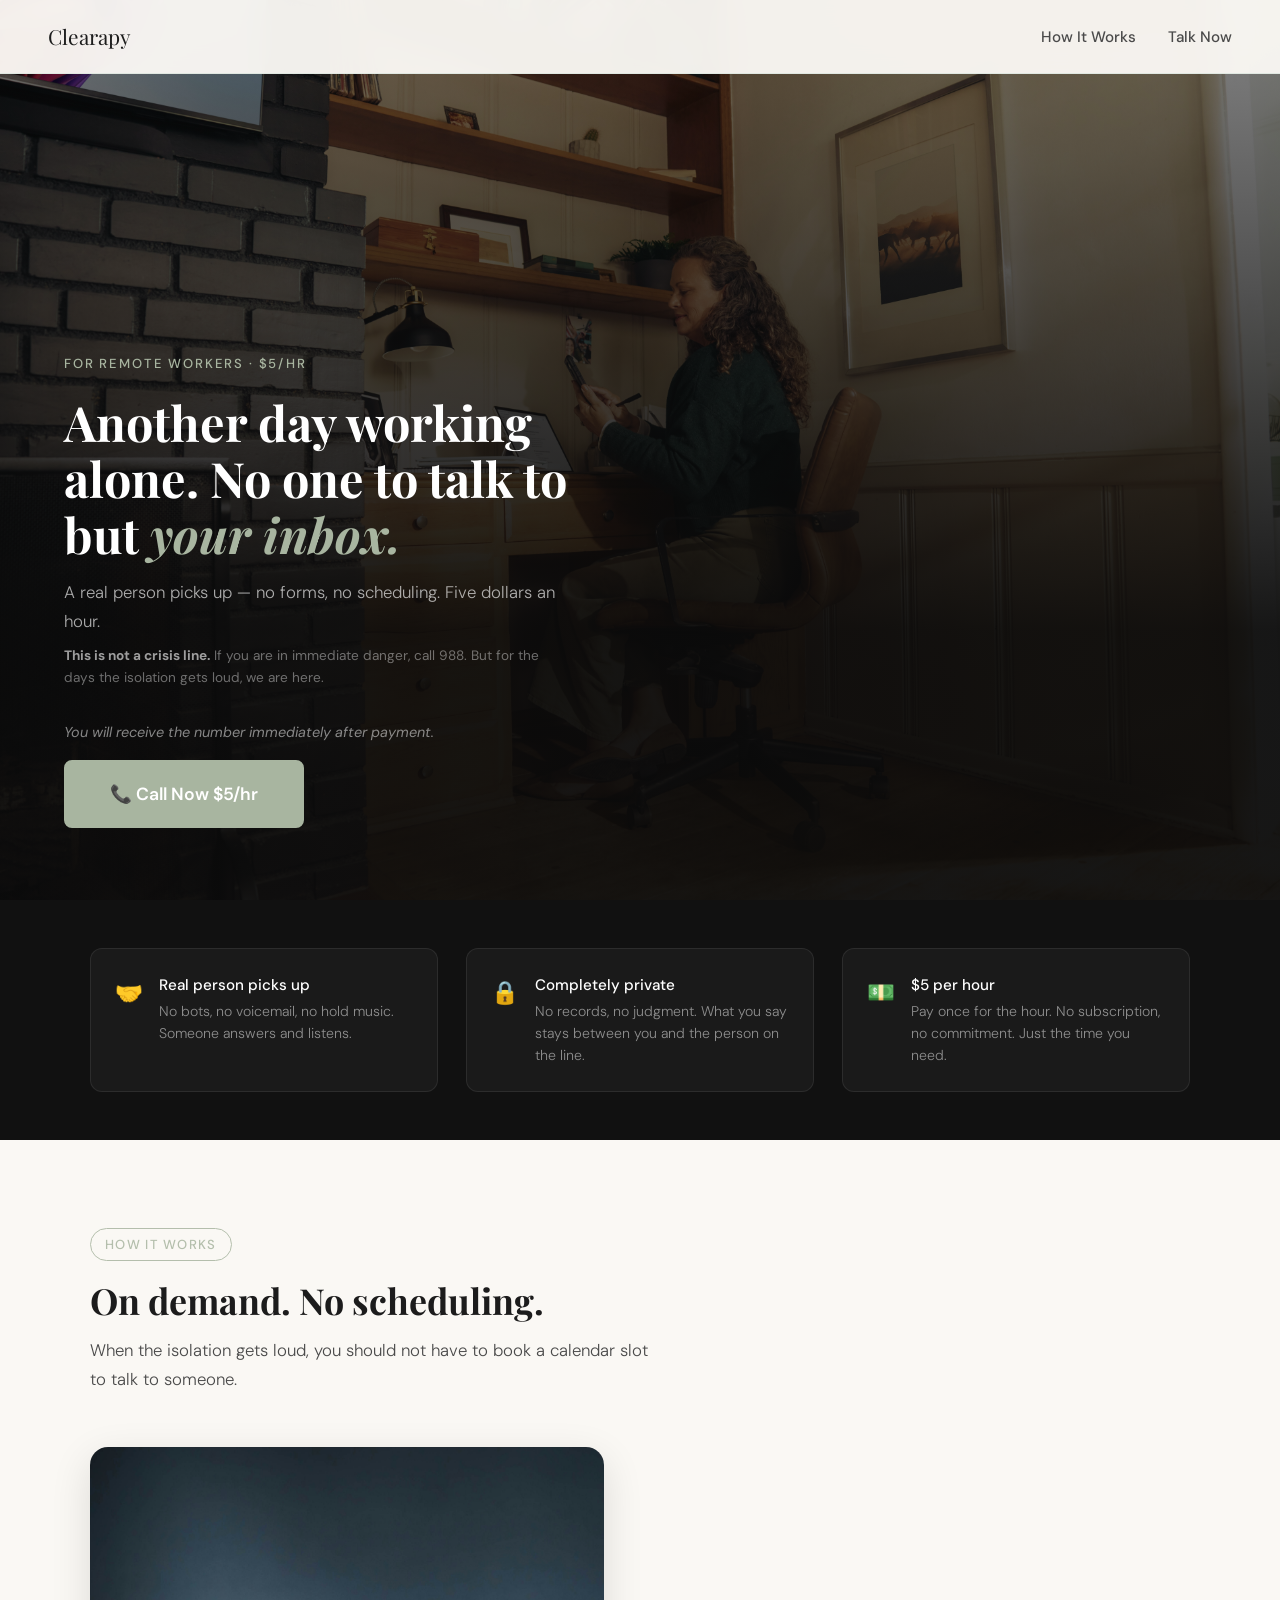
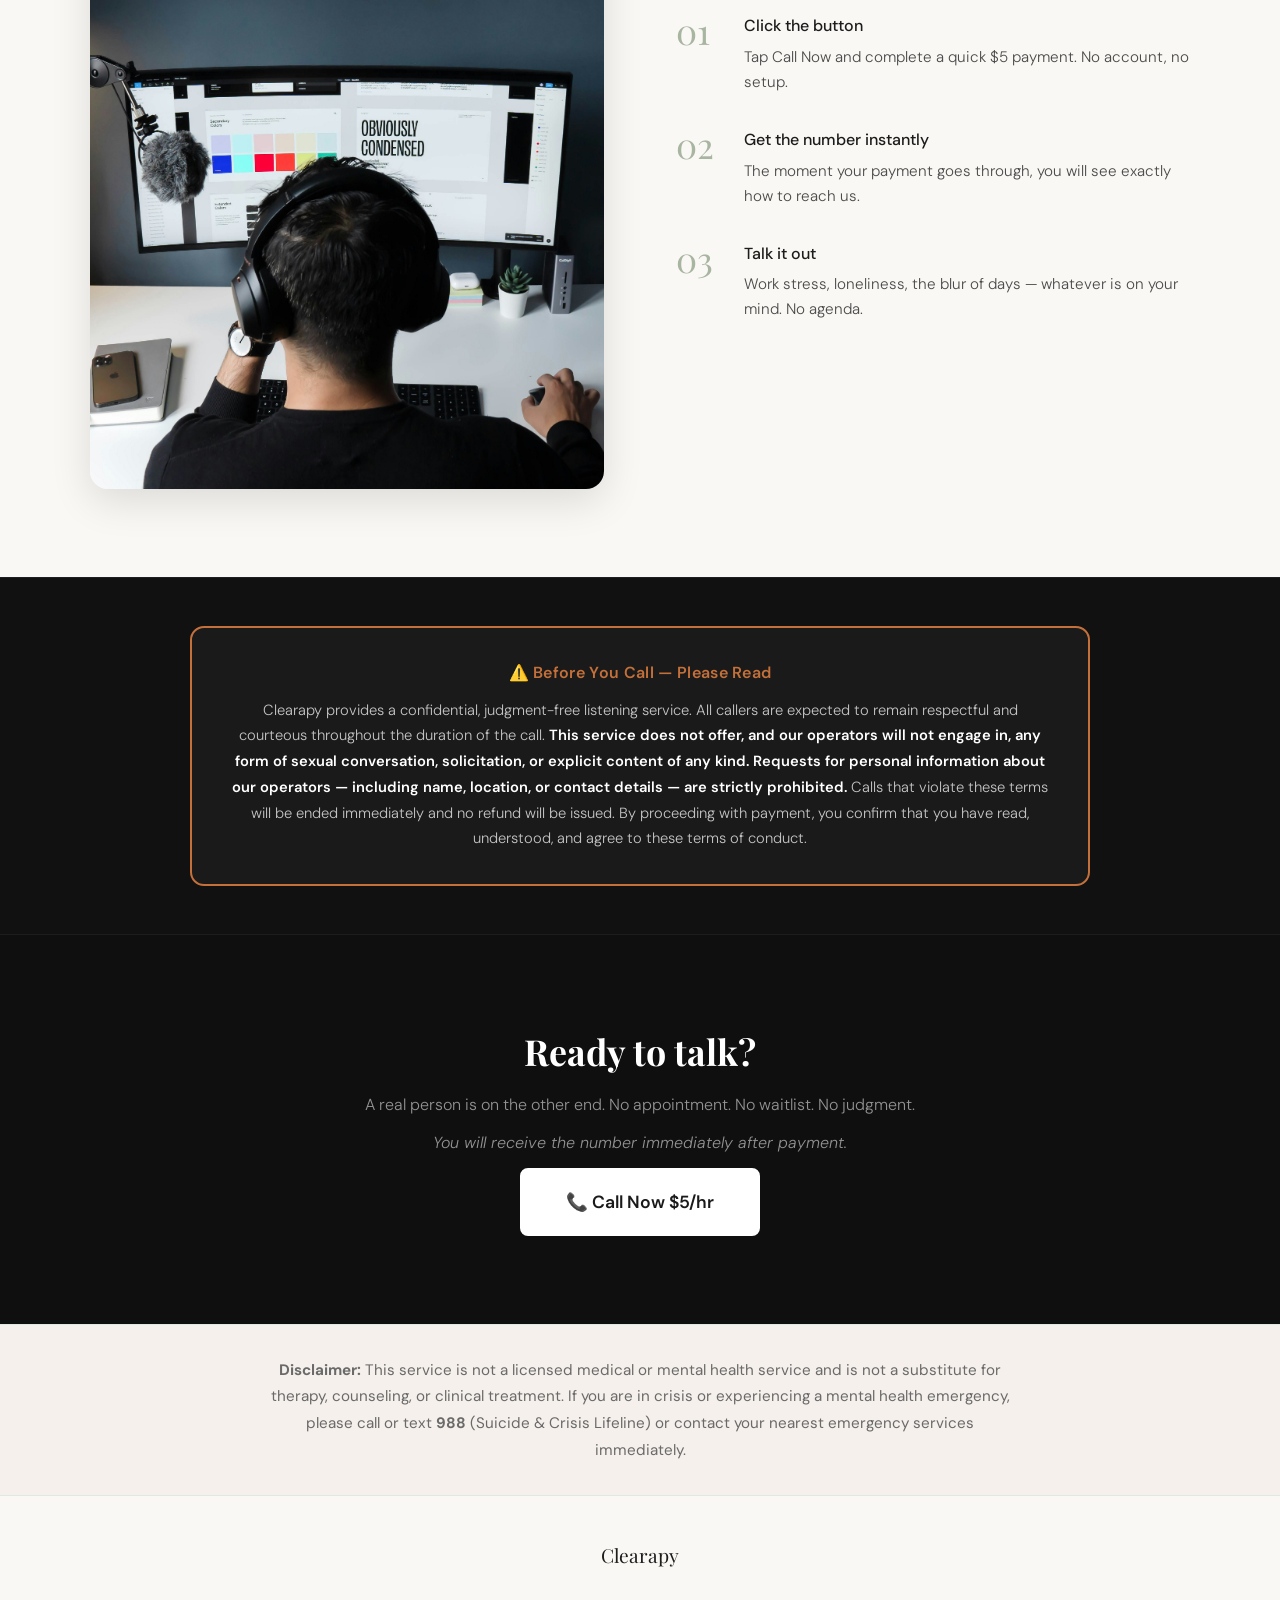
<file: v5.html>
<!DOCTYPE html>
<html lang="en">
<head>
<meta charset="UTF-8"><meta name="viewport" content="width=device-width, initial-scale=1.0">
<title>Clearapy — For Remote Workers · $5/hr</title>
<link href="https://fonts.googleapis.com/css2?family=Playfair+Display:ital,wght@0,400;0,700;1,400&family=DM+Sans:wght@300;400;500&display=swap" rel="stylesheet">
<link rel="stylesheet" href="shared.css">
<script async src="https://www.googletagmanager.com/gtag/js?id=G-3355NS7R4S"></script>
<script>
window.dataLayer=window.dataLayer||[];
function gtag(){dataLayer.push(arguments);}
gtag('js',new Date());
gtag('config','G-3355NS7R4S');
gtag('event','variant_view',{variant:'v5'});
function trackClick(l){gtag('event','cta_click',{variant:'v5',cta:l});}

const BACKEND="https://clearapy-callgate-production.up.railway.app";
async function startCheckout(cta){
  trackClick(cta);
  const btns=document.querySelectorAll('.checkout-btn');
  btns.forEach(b=>{b.textContent='Loading...';b.style.opacity='0.7';b.style.pointerEvents='none';});
  try{
    const res=await fetch(BACKEND+"/create-checkout",{
      method:"POST",headers:{"Content-Type":"application/json"},
      body:JSON.stringify({demographic:'v5'})
    });
    const data=await res.json();
    if(data.url){window.location.href=data.url;}
    else{
      alert("Something went wrong. Please try again.");
      btns.forEach(b=>{b.textContent='📞 Call Now $5/hr';b.style.opacity='1';b.style.pointerEvents='auto';});
    }
  }catch(err){
    alert("Connection error. Please try again.");
    btns.forEach(b=>{b.textContent='📞 Call Now $5/hr';b.style.opacity='1';b.style.pointerEvents='auto';});
  }
}
</script>
<style>
  :root{--accent:#A8B5A0;}
  .hero{min-height:100vh;position:relative;display:flex;align-items:flex-end;padding-top:80px;overflow:hidden;}
  .hero-bg{position:absolute;inset:0;background-image:url('v5-hero.jpg');background-size:cover;background-position:center 30%;}
  .hero-overlay{position:absolute;inset:0;background:linear-gradient(to top,rgba(10,10,10,0.95) 30%,rgba(10,10,10,0.5) 100%);}
  .hero-content{position:relative;z-index:2;max-width:640px;padding:72px 64px;animation:fadeUp .6s ease both;}
  .hero-eyebrow{font-size:0.82rem;letter-spacing:0.14em;text-transform:uppercase;color:#A8B5A0;font-weight:500;margin-bottom:20px;}
  .hero h1{font-family:'Playfair Display',serif;font-size:clamp(2.2rem,3.8vw,3.6rem);line-height:1.15;color:#fff;margin-bottom:16px;}
  .hero h1 em{font-style:italic;color:#A8B5A0;}
  .hero-sub{font-size:1.05rem;color:rgba(255,255,255,0.65);line-height:1.7;margin-bottom:10px;font-weight:300;max-width:520px;}
  .crisis-note{font-size:0.85rem;color:rgba(255,255,255,0.4);line-height:1.6;margin-bottom:32px;max-width:480px;}
  .crisis-note strong{color:rgba(255,255,255,0.6);}
  .access-note{font-size:0.9rem;color:rgba(255,255,255,0.5);margin-bottom:16px;font-style:italic;}
  .checkout-btn{display:inline-flex;align-items:center;gap:10px;padding:18px 44px;background:#A8B5A0;color:white;font-size:1.1rem;font-weight:600;border-radius:8px;border:2px solid #A8B5A0;cursor:pointer;transition:all 0.25s;font-family:'DM Sans',sans-serif;text-decoration:none;}
  .checkout-btn:hover{background:transparent;color:#A8B5A0;}

  /* HOW IT WORKS — vertical layout with image on left */
  .how-section{background:var(--cream);padding:88px 48px;}
  .how-inner{max-width:1100px;margin:0 auto;}
  .how-split{display:grid;grid-template-columns:1fr 1fr;gap:72px;align-items:center;margin-top:52px;}
  .how-img-frame{border-radius:18px;overflow:hidden;box-shadow:0 12px 40px rgba(0,0,0,0.12);aspect-ratio:4/5;}
  .how-img-frame img{width:100%;height:100%;object-fit:cover;display:block;}
  .how-steps{display:flex;flex-direction:column;gap:32px;}
  .how-step{display:flex;gap:20px;align-items:flex-start;}
  .how-step-num{font-family:'Playfair Display',serif;font-size:2.2rem;color:#A8B5A0;line-height:1;flex-shrink:0;width:48px;}
  .how-step-divider{width:1px;background:var(--border);flex-shrink:0;margin:8px 0 0 0;display:none;}
  .how-step-text h3{font-size:1rem;font-weight:500;color:var(--ink);margin-bottom:6px;}
  .how-step-text p{font-size:0.95rem;color:var(--ink-soft);line-height:1.65;font-weight:300;}

  .trust-bar{background:#111;padding:48px;}
  .trust-inner{max-width:1100px;margin:0 auto;display:grid;grid-template-columns:repeat(3,1fr);gap:28px;}
  .trust-item{display:flex;gap:16px;align-items:flex-start;padding:24px;background:rgba(255,255,255,0.04);border:1px solid rgba(255,255,255,0.08);border-radius:12px;}
  .trust-icon{font-size:1.4rem;flex-shrink:0;margin-top:2px;}
  .trust-text h4{font-size:0.95rem;font-weight:500;color:white;margin-bottom:4px;}
  .trust-text p{font-size:0.88rem;color:rgba(255,255,255,0.5);line-height:1.55;font-weight:300;}

  .cta-section{background:#0f0f0f;padding:88px 48px;text-align:center;border-top:1px solid rgba(255,255,255,0.06);}
  .cta-section h2{font-family:'Playfair Display',serif;font-size:clamp(1.8rem,2.8vw,2.4rem);color:white;margin-bottom:12px;}
  .cta-section p{font-size:1rem;color:rgba(255,255,255,0.55);margin-bottom:12px;font-weight:300;}
  .cta-access-note{font-size:0.9rem;color:rgba(255,255,255,0.4);margin-bottom:28px;font-style:italic;}
  .checkout-btn-light{display:inline-flex;align-items:center;gap:10px;padding:18px 44px;background:white;color:#1a1a1a;font-size:1.1rem;font-weight:600;border-radius:8px;border:2px solid white;cursor:pointer;transition:all 0.25s;font-family:'DM Sans',sans-serif;text-decoration:none;}
  .checkout-btn-light:hover{background:transparent;color:white;}

  /* CONDUCT BOX */
  .conduct-box{background:#1a1a1a;border:2px solid #C4703A;border-radius:14px;padding:32px 36px;margin:0 auto;max-width:900px;}
  .conduct-title{font-size:1rem;font-weight:600;color:#C4703A;margin-bottom:12px;letter-spacing:0.02em;}
  .conduct-body{font-size:0.92rem;color:rgba(255,255,255,0.75);line-height:1.75;font-weight:300;}
  .conduct-body strong{color:white;font-weight:600;}
  .conduct-section{background:#111;padding:48px;text-align:center;border-top:1px solid rgba(255,255,255,0.06);}

  @media(max-width:800px){
    .hero-content{padding:80px 24px 48px;}
    .trust-inner{grid-template-columns:1fr;}
    .how-split{grid-template-columns:1fr;}
    .how-img-frame{aspect-ratio:16/9;}
    .cta-section{padding:64px 24px;}
    .conduct-section{padding:32px 20px;}
    .conduct-box{padding:24px 20px;}
  }
</style>
</head>
<body>
<nav>
  <a href="#" class="nav-logo">Clearapy</a>
  <ul class="nav-links">
    <li><a href="#how">How It Works</a></li>
    <li><a href="#talk">Talk Now</a></li>
  </ul>
</nav>

<!-- HERO -->
<div class="hero">
  <div class="hero-bg"></div>
  <div class="hero-overlay"></div>
  <div class="hero-content">
    <p class="hero-eyebrow">For Remote Workers · $5/hr</p>
    <h1>Another day working alone. No one to talk to but <em>your inbox.</em></h1>
    <p class="hero-sub">A real person picks up — no forms, no scheduling. Five dollars an hour.</p>
    <p class="crisis-note"><strong>This is not a crisis line.</strong> If you are in immediate danger, call 988. But for the days the isolation gets loud, we are here.</p>
    <p class="access-note">You will receive the number immediately after payment.</p>
    <a href="#" class="checkout-btn" onclick="startCheckout('hero_v5'); return false;">📞 Call Now $5/hr</a>
  </div>
</div>

<!-- TRUST BAR -->
<div class="trust-bar">
  <div class="trust-inner">
    <div class="trust-item"><div class="trust-icon">🤝</div><div class="trust-text"><h4>Real person picks up</h4><p>No bots, no voicemail, no hold music. Someone answers and listens.</p></div></div>
    <div class="trust-item"><div class="trust-icon">🔒</div><div class="trust-text"><h4>Completely private</h4><p>No records, no judgment. What you say stays between you and the person on the line.</p></div></div>
    <div class="trust-item"><div class="trust-icon">💵</div><div class="trust-text"><h4>$5 per hour</h4><p>Pay once for the hour. No subscription, no commitment. Just the time you need.</p></div></div>
  </div>
</div>

<!-- HOW IT WORKS — image left, steps right -->
<div class="how-section" id="how">
  <div class="how-inner">
    <span class="section-tag" style="color:#A8B5A0;border-color:#A8B5A0;opacity:0.85;">How It Works</span>
    <h2 class="section-title">On demand. No scheduling.</h2>
    <p class="section-sub">When the isolation gets loud, you should not have to book a calendar slot to talk to someone.</p>
    <div class="how-split">
      <div class="how-img-frame">
        <img src="how-v5.jpg" alt="How it works" />
      </div>
      <div class="how-steps">
        <div class="how-step">
          <div class="how-step-num">01</div>
          <div class="how-step-text"><h3>Click the button</h3><p>Tap Call Now and complete a quick $5 payment. No account, no setup.</p></div>
        </div>
        <div class="how-step">
          <div class="how-step-num">02</div>
          <div class="how-step-text"><h3>Get the number instantly</h3><p>The moment your payment goes through, you will see exactly how to reach us.</p></div>
        </div>
        <div class="how-step">
          <div class="how-step-num">03</div>
          <div class="how-step-text"><h3>Talk it out</h3><p>Work stress, loneliness, the blur of days — whatever is on your mind. No agenda.</p></div>
        </div>
      </div>
    </div>
  </div>
</div>

<!-- CONDUCT BOX -->
<div class="conduct-section">
  <div class="conduct-box">
    <div class="conduct-title">⚠️ Before You Call — Please Read</div>
    <p class="conduct-body">Clearapy provides a confidential, judgment-free listening service. All callers are expected to remain respectful and courteous throughout the duration of the call. <strong>This service does not offer, and our operators will not engage in, any form of sexual conversation, solicitation, or explicit content of any kind. Requests for personal information about our operators — including name, location, or contact details — are strictly prohibited.</strong> Calls that violate these terms will be ended immediately and no refund will be issued. By proceeding with payment, you confirm that you have read, understood, and agree to these terms of conduct.</p>
  </div>
</div>

<!-- BOTTOM CTA -->
<div class="cta-section" id="talk">
  <h2>Ready to talk?</h2>
  <p>A real person is on the other end. No appointment. No waitlist. No judgment.</p>
  <p class="cta-access-note">You will receive the number immediately after payment.</p>
  <a href="#" class="checkout-btn-light checkout-btn" onclick="startCheckout('cta_v5'); return false;">📞 Call Now $5/hr</a>
</div>

<!-- DISCLAIMER -->
<div class="disclaimer">
  <p><strong>Disclaimer:</strong> This service is not a licensed medical or mental health service and is not a substitute for therapy, counseling, or clinical treatment. If you are in crisis or experiencing a mental health emergency, please call or text <strong>988</strong> (Suicide &amp; Crisis Lifeline) or contact your nearest emergency services immediately.</p>
</div>

<footer><div class="footer-logo">Clearapy</div></footer>
</body>
</html>
</file>
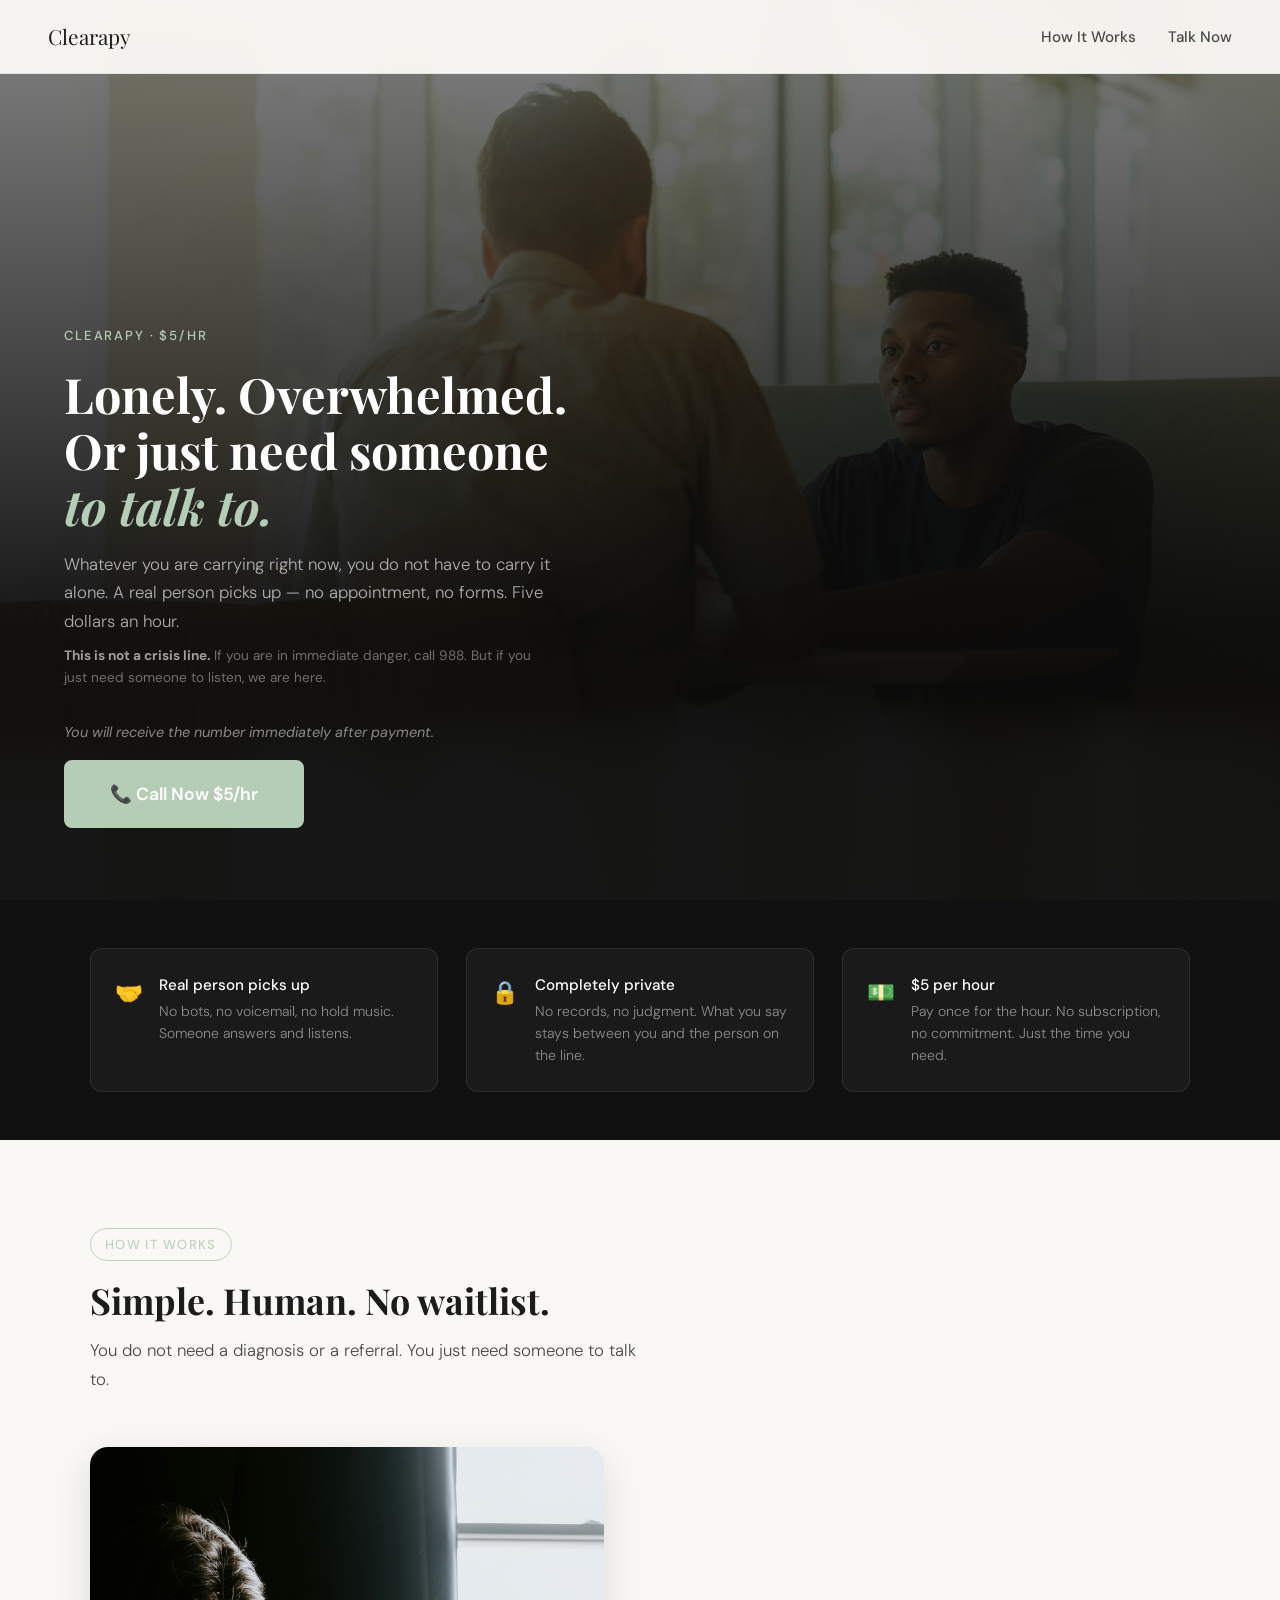
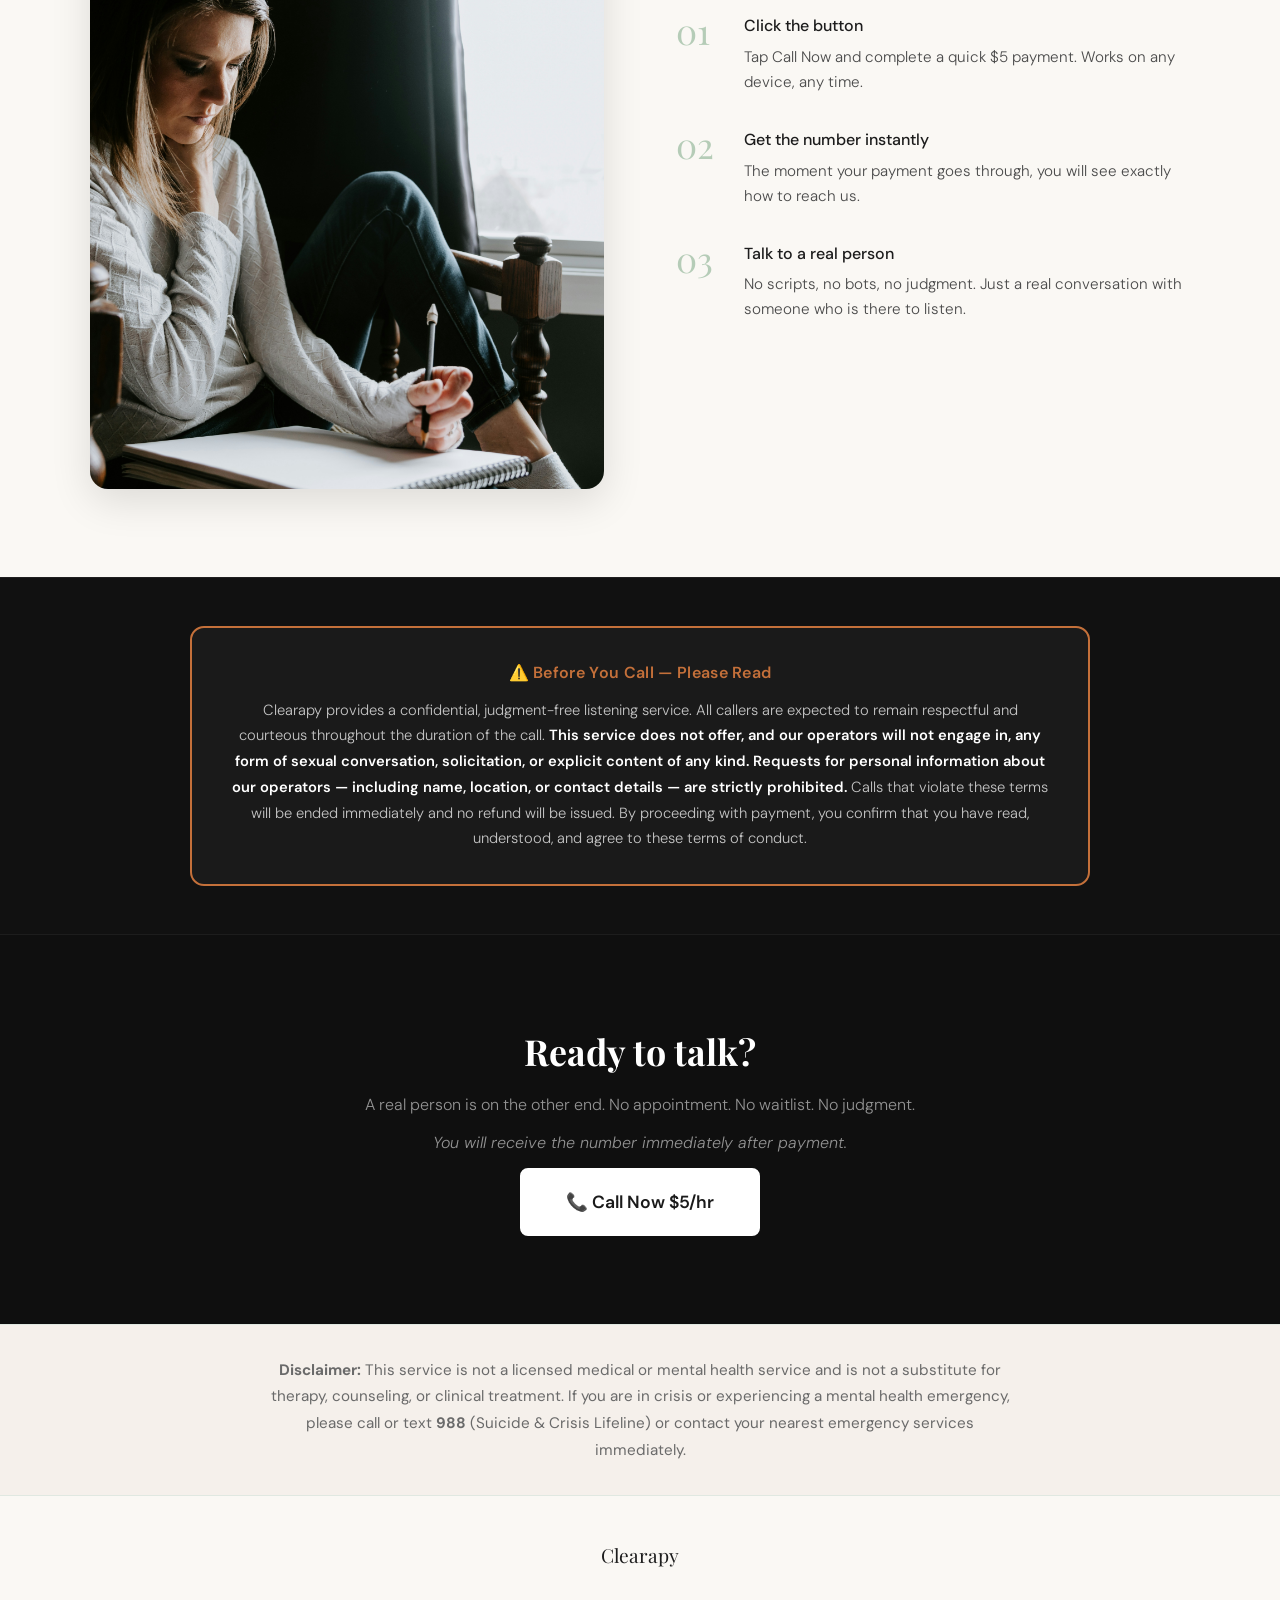
<file: v6.html>
<!DOCTYPE html>
<html lang="en">
<head>
<meta charset="UTF-8"><meta name="viewport" content="width=device-width, initial-scale=1.0">
<title>Clearapy — Clearapy · $5/hr</title>
<link href="https://fonts.googleapis.com/css2?family=Playfair+Display:ital,wght@0,400;0,700;1,400&family=DM+Sans:wght@300;400;500&display=swap" rel="stylesheet">
<link rel="stylesheet" href="shared.css">
<script async src="https://www.googletagmanager.com/gtag/js?id=G-3355NS7R4S"></script>
<script>
window.dataLayer=window.dataLayer||[];
function gtag(){dataLayer.push(arguments);}
gtag('js',new Date());
gtag('config','G-3355NS7R4S');
gtag('event','variant_view',{variant:'v6'});
function trackClick(l){gtag('event','cta_click',{variant:'v6',cta:l});}

const BACKEND="https://clearapy-callgate-production.up.railway.app";
async function startCheckout(cta){
  trackClick(cta);
  const btns=document.querySelectorAll('.checkout-btn');
  btns.forEach(b=>{b.textContent='Loading...';b.style.opacity='0.7';b.style.pointerEvents='none';});
  try{
    const res=await fetch(BACKEND+"/create-checkout",{
      method:"POST",headers:{"Content-Type":"application/json"},
      body:JSON.stringify({demographic:'v6'})
    });
    const data=await res.json();
    if(data.url){window.location.href=data.url;}
    else{
      alert("Something went wrong. Please try again.");
      btns.forEach(b=>{b.textContent='📞 Call Now $5/hr';b.style.opacity='1';b.style.pointerEvents='auto';});
    }
  }catch(err){
    alert("Connection error. Please try again.");
    btns.forEach(b=>{b.textContent='📞 Call Now $5/hr';b.style.opacity='1';b.style.pointerEvents='auto';});
  }
}
</script>
<style>
  :root{--accent:#B5CCB7;}
  .hero{min-height:100vh;position:relative;display:flex;align-items:flex-end;padding-top:80px;overflow:hidden;}
  .hero-bg{position:absolute;inset:0;background-image:url('therapy.jpg');background-size:cover;background-position:center 30%;}
  .hero-overlay{position:absolute;inset:0;background:linear-gradient(to top,rgba(10,10,10,0.95) 30%,rgba(10,10,10,0.5) 100%);}
  .hero-content{position:relative;z-index:2;max-width:640px;padding:72px 64px;animation:fadeUp .6s ease both;}
  .hero-eyebrow{font-size:0.82rem;letter-spacing:0.14em;text-transform:uppercase;color:#B5CCB7;font-weight:500;margin-bottom:20px;}
  .hero h1{font-family:'Playfair Display',serif;font-size:clamp(2.2rem,3.8vw,3.6rem);line-height:1.15;color:#fff;margin-bottom:16px;}
  .hero h1 em{font-style:italic;color:#B5CCB7;}
  .hero-sub{font-size:1.05rem;color:rgba(255,255,255,0.65);line-height:1.7;margin-bottom:10px;font-weight:300;max-width:520px;}
  .crisis-note{font-size:0.85rem;color:rgba(255,255,255,0.4);line-height:1.6;margin-bottom:32px;max-width:480px;}
  .crisis-note strong{color:rgba(255,255,255,0.6);}
  .access-note{font-size:0.9rem;color:rgba(255,255,255,0.5);margin-bottom:16px;font-style:italic;}
  .checkout-btn{display:inline-flex;align-items:center;gap:10px;padding:18px 44px;background:#B5CCB7;color:white;font-size:1.1rem;font-weight:600;border-radius:8px;border:2px solid #B5CCB7;cursor:pointer;transition:all 0.25s;font-family:'DM Sans',sans-serif;text-decoration:none;}
  .checkout-btn:hover{background:transparent;color:#B5CCB7;}

  /* HOW IT WORKS — vertical layout with image on left */
  .how-section{background:var(--cream);padding:88px 48px;}
  .how-inner{max-width:1100px;margin:0 auto;}
  .how-split{display:grid;grid-template-columns:1fr 1fr;gap:72px;align-items:center;margin-top:52px;}
  .how-img-frame{border-radius:18px;overflow:hidden;box-shadow:0 12px 40px rgba(0,0,0,0.12);aspect-ratio:4/5;}
  .how-img-frame img{width:100%;height:100%;object-fit:cover;display:block;}
  .how-steps{display:flex;flex-direction:column;gap:32px;}
  .how-step{display:flex;gap:20px;align-items:flex-start;}
  .how-step-num{font-family:'Playfair Display',serif;font-size:2.2rem;color:#B5CCB7;line-height:1;flex-shrink:0;width:48px;}
  .how-step-divider{width:1px;background:var(--border);flex-shrink:0;margin:8px 0 0 0;display:none;}
  .how-step-text h3{font-size:1rem;font-weight:500;color:var(--ink);margin-bottom:6px;}
  .how-step-text p{font-size:0.95rem;color:var(--ink-soft);line-height:1.65;font-weight:300;}

  .trust-bar{background:#111;padding:48px;}
  .trust-inner{max-width:1100px;margin:0 auto;display:grid;grid-template-columns:repeat(3,1fr);gap:28px;}
  .trust-item{display:flex;gap:16px;align-items:flex-start;padding:24px;background:rgba(255,255,255,0.04);border:1px solid rgba(255,255,255,0.08);border-radius:12px;}
  .trust-icon{font-size:1.4rem;flex-shrink:0;margin-top:2px;}
  .trust-text h4{font-size:0.95rem;font-weight:500;color:white;margin-bottom:4px;}
  .trust-text p{font-size:0.88rem;color:rgba(255,255,255,0.5);line-height:1.55;font-weight:300;}

  .cta-section{background:#0f0f0f;padding:88px 48px;text-align:center;border-top:1px solid rgba(255,255,255,0.06);}
  .cta-section h2{font-family:'Playfair Display',serif;font-size:clamp(1.8rem,2.8vw,2.4rem);color:white;margin-bottom:12px;}
  .cta-section p{font-size:1rem;color:rgba(255,255,255,0.55);margin-bottom:12px;font-weight:300;}
  .cta-access-note{font-size:0.9rem;color:rgba(255,255,255,0.4);margin-bottom:28px;font-style:italic;}
  .checkout-btn-light{display:inline-flex;align-items:center;gap:10px;padding:18px 44px;background:white;color:#1a1a1a;font-size:1.1rem;font-weight:600;border-radius:8px;border:2px solid white;cursor:pointer;transition:all 0.25s;font-family:'DM Sans',sans-serif;text-decoration:none;}
  .checkout-btn-light:hover{background:transparent;color:white;}

  /* CONDUCT BOX */
  .conduct-box{background:#1a1a1a;border:2px solid #C4703A;border-radius:14px;padding:32px 36px;margin:0 auto;max-width:900px;}
  .conduct-title{font-size:1rem;font-weight:600;color:#C4703A;margin-bottom:12px;letter-spacing:0.02em;}
  .conduct-body{font-size:0.92rem;color:rgba(255,255,255,0.75);line-height:1.75;font-weight:300;}
  .conduct-body strong{color:white;font-weight:600;}
  .conduct-section{background:#111;padding:48px;text-align:center;border-top:1px solid rgba(255,255,255,0.06);}

  @media(max-width:800px){
    .hero-content{padding:80px 24px 48px;}
    .trust-inner{grid-template-columns:1fr;}
    .how-split{grid-template-columns:1fr;}
    .how-img-frame{aspect-ratio:16/9;}
    .cta-section{padding:64px 24px;}
    .conduct-section{padding:32px 20px;}
    .conduct-box{padding:24px 20px;}
  }
</style>
</head>
<body>
<nav>
  <a href="#" class="nav-logo">Clearapy</a>
  <ul class="nav-links">
    <li><a href="#how">How It Works</a></li>
    <li><a href="#talk">Talk Now</a></li>
  </ul>
</nav>

<!-- HERO -->
<div class="hero">
  <div class="hero-bg"></div>
  <div class="hero-overlay"></div>
  <div class="hero-content">
    <p class="hero-eyebrow">Clearapy · $5/hr</p>
    <h1>Lonely. Overwhelmed. Or just need someone <em>to talk to.</em></h1>
    <p class="hero-sub">Whatever you are carrying right now, you do not have to carry it alone. A real person picks up — no appointment, no forms. Five dollars an hour.</p>
    <p class="crisis-note"><strong>This is not a crisis line.</strong> If you are in immediate danger, call 988. But if you just need someone to listen, we are here.</p>
    <p class="access-note">You will receive the number immediately after payment.</p>
    <a href="#" class="checkout-btn" onclick="startCheckout('hero_v6'); return false;">📞 Call Now $5/hr</a>
  </div>
</div>

<!-- TRUST BAR -->
<div class="trust-bar">
  <div class="trust-inner">
    <div class="trust-item"><div class="trust-icon">🤝</div><div class="trust-text"><h4>Real person picks up</h4><p>No bots, no voicemail, no hold music. Someone answers and listens.</p></div></div>
    <div class="trust-item"><div class="trust-icon">🔒</div><div class="trust-text"><h4>Completely private</h4><p>No records, no judgment. What you say stays between you and the person on the line.</p></div></div>
    <div class="trust-item"><div class="trust-icon">💵</div><div class="trust-text"><h4>$5 per hour</h4><p>Pay once for the hour. No subscription, no commitment. Just the time you need.</p></div></div>
  </div>
</div>

<!-- HOW IT WORKS — image left, steps right -->
<div class="how-section" id="how">
  <div class="how-inner">
    <span class="section-tag" style="color:#B5CCB7;border-color:#B5CCB7;opacity:0.85;">How It Works</span>
    <h2 class="section-title">Simple. Human. No waitlist.</h2>
    <p class="section-sub">You do not need a diagnosis or a referral. You just need someone to talk to.</p>
    <div class="how-split">
      <div class="how-img-frame">
        <img src="how-v6.jpg" alt="How it works" />
      </div>
      <div class="how-steps">
        <div class="how-step">
          <div class="how-step-num">01</div>
          <div class="how-step-text"><h3>Click the button</h3><p>Tap Call Now and complete a quick $5 payment. Works on any device, any time.</p></div>
        </div>
        <div class="how-step">
          <div class="how-step-num">02</div>
          <div class="how-step-text"><h3>Get the number instantly</h3><p>The moment your payment goes through, you will see exactly how to reach us.</p></div>
        </div>
        <div class="how-step">
          <div class="how-step-num">03</div>
          <div class="how-step-text"><h3>Talk to a real person</h3><p>No scripts, no bots, no judgment. Just a real conversation with someone who is there to listen.</p></div>
        </div>
      </div>
    </div>
  </div>
</div>

<!-- CONDUCT BOX -->
<div class="conduct-section">
  <div class="conduct-box">
    <div class="conduct-title">⚠️ Before You Call — Please Read</div>
    <p class="conduct-body">Clearapy provides a confidential, judgment-free listening service. All callers are expected to remain respectful and courteous throughout the duration of the call. <strong>This service does not offer, and our operators will not engage in, any form of sexual conversation, solicitation, or explicit content of any kind. Requests for personal information about our operators — including name, location, or contact details — are strictly prohibited.</strong> Calls that violate these terms will be ended immediately and no refund will be issued. By proceeding with payment, you confirm that you have read, understood, and agree to these terms of conduct.</p>
  </div>
</div>

<!-- BOTTOM CTA -->
<div class="cta-section" id="talk">
  <h2>Ready to talk?</h2>
  <p>A real person is on the other end. No appointment. No waitlist. No judgment.</p>
  <p class="cta-access-note">You will receive the number immediately after payment.</p>
  <a href="#" class="checkout-btn-light checkout-btn" onclick="startCheckout('cta_v6'); return false;">📞 Call Now $5/hr</a>
</div>

<!-- DISCLAIMER -->
<div class="disclaimer">
  <p><strong>Disclaimer:</strong> This service is not a licensed medical or mental health service and is not a substitute for therapy, counseling, or clinical treatment. If you are in crisis or experiencing a mental health emergency, please call or text <strong>988</strong> (Suicide &amp; Crisis Lifeline) or contact your nearest emergency services immediately.</p>
</div>

<footer><div class="footer-logo">Clearapy</div></footer>
</body>
</html>
</file>
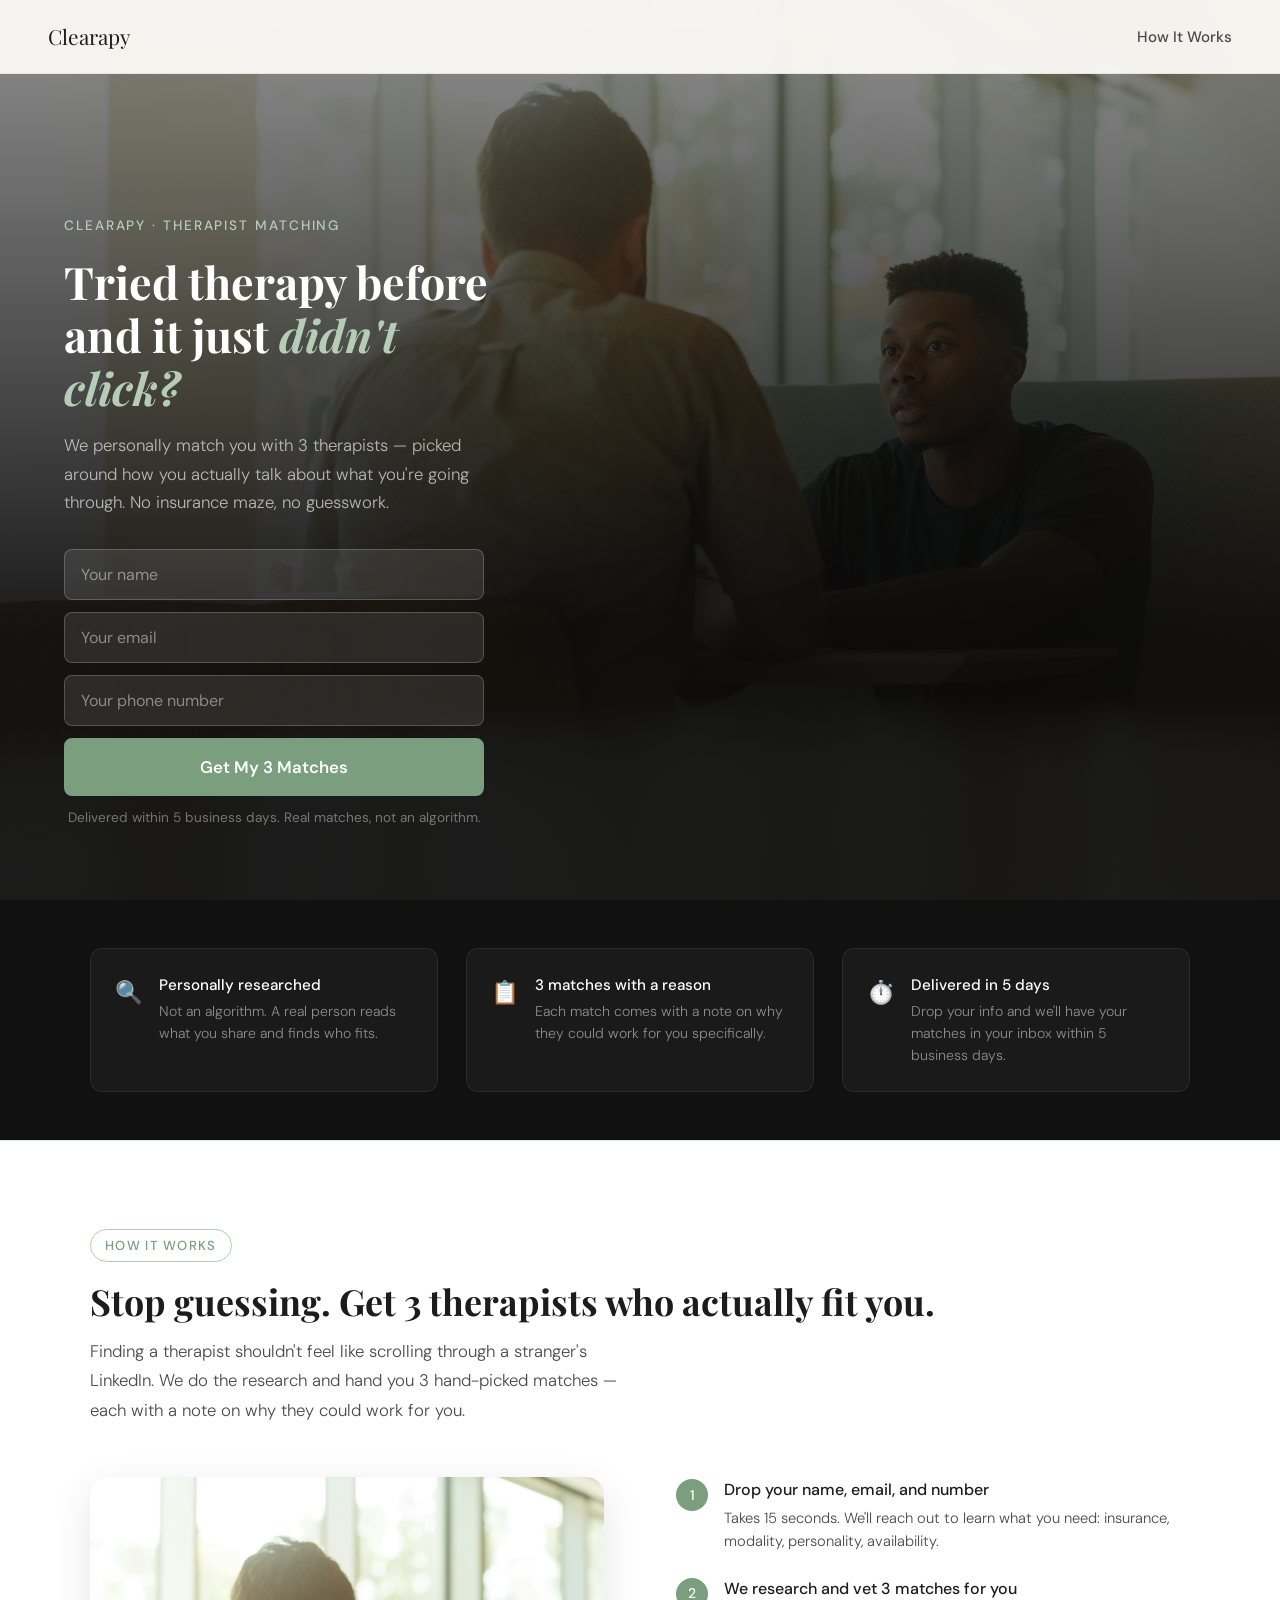
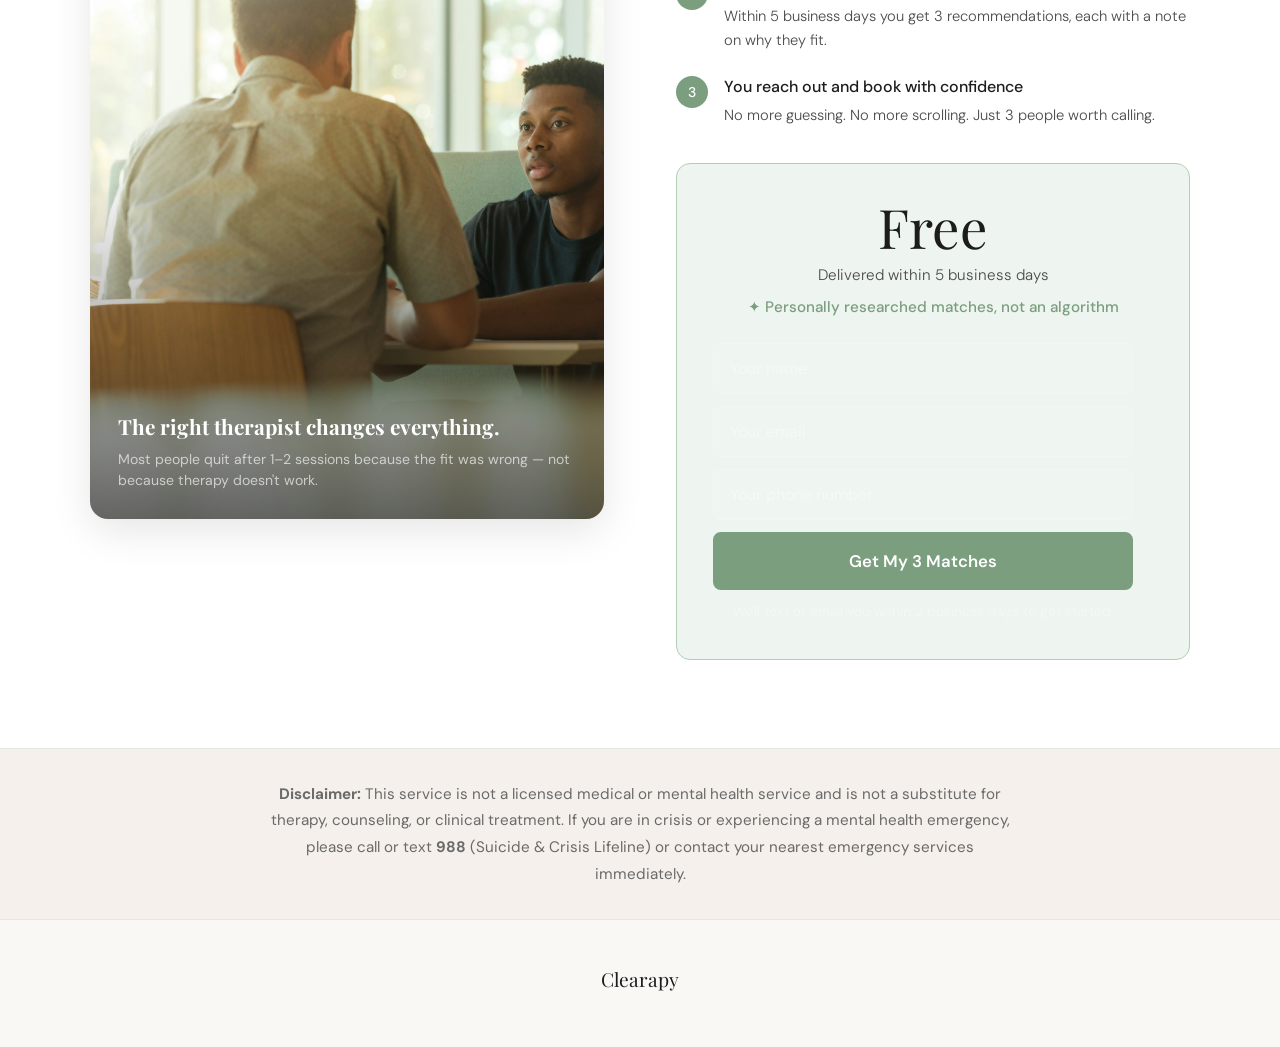
<file: v7.html>
<!DOCTYPE html>
<html lang="en">
<head>
<meta charset="UTF-8"><meta name="viewport" content="width=device-width, initial-scale=1.0">
<title>Clearapy — Therapist Matching</title>
<link href="https://fonts.googleapis.com/css2?family=Playfair+Display:ital,wght@0,400;0,700;1,400&family=DM+Sans:wght@300;400;500&display=swap" rel="stylesheet">
<link rel="stylesheet" href="shared.css">
<script async src="https://www.googletagmanager.com/gtag/js?id=G-3355NS7R4S"></script>
<script>window.dataLayer=window.dataLayer||[];function gtag(){dataLayer.push(arguments);}gtag('js',new Date());gtag('config','G-3355NS7R4S');gtag('event','variant_view',{variant:'v7'});function trackClick(l){gtag('event','cta_click',{variant:'v7',cta:l});}</script>
<style>
  .hero { min-height:100vh; position:relative; display:flex; align-items:flex-end; padding-top:80px; overflow:hidden; }
  .hero-bg { position:absolute; inset:0; background-image:url('therapy.jpg'); background-size:cover; background-position:center 20%; }
  .hero-overlay { position:absolute; inset:0; background:linear-gradient(to top,rgba(10,10,10,0.93) 30%,rgba(10,10,10,0.45) 100%); }
  .hero-content { position:relative; z-index:2; max-width:580px; padding:72px 64px; animation:fadeUp .6s ease both; }
  .hero-eyebrow { font-size:0.85rem; letter-spacing:0.14em; text-transform:uppercase; color:var(--sage-light); font-weight:500; margin-bottom:20px; }
  .hero h1 { font-family:'Playfair Display',serif; font-size:clamp(2.2rem,3.5vw,3.2rem); line-height:1.18; color:#fff; margin-bottom:16px; }
  .hero h1 em { font-style:italic; color:var(--sage-light); }
  .hero-sub { font-size:1.05rem; color:rgba(255,255,255,0.65); line-height:1.7; margin-bottom:32px; font-weight:300; }
  .lead-form-wrap { max-width:420px; }
  .lead-input { background:rgba(255,255,255,0.1) !important; border-color:rgba(255,255,255,0.2) !important; color:white !important; }
  .lead-input::placeholder { color:rgba(255,255,255,0.45) !important; }
  .lead-submit-btn { background:var(--sage) !important; color:white !important; border-color:var(--sage) !important; font-size:1.05rem !important; padding:16px !important; }
  .lead-submit-btn:hover { background:transparent !important; color:var(--sage-light) !important; }
  .lead-form-note { color:rgba(255,255,255,0.4) !important; }
  .match-section { background:white; border-top:1px solid var(--border); }
  .match-grid { display:grid; grid-template-columns:1fr 1fr; gap:72px; align-items:start; margin-top:52px; }
  .match-visual { border-radius:18px; overflow:hidden; box-shadow:0 12px 40px rgba(0,0,0,0.1); aspect-ratio:4/5; position:relative; }
  .match-visual img { width:100%; height:100%; object-fit:cover; object-position:center 20%; display:block; }
  .match-visual-overlay { position:absolute; inset:0; background:linear-gradient(to top,rgba(20,20,20,0.65) 0%,transparent 55%); }
  .match-visual-label { position:absolute; bottom:28px; left:28px; right:28px; color:white; }
  .match-visual-label h3 { font-family:'Playfair Display',serif; font-size:1.3rem; margin-bottom:6px; }
  .match-visual-label p { font-size:0.88rem; color:rgba(255,255,255,0.65); line-height:1.5; }
  .match-steps { display:flex; flex-direction:column; gap:22px; margin-bottom:36px; }
  .match-step { display:flex; gap:16px; align-items:flex-start; }
  .step-num { width:32px; height:32px; background:var(--sage); color:white; border-radius:50%; display:flex; align-items:center; justify-content:center; font-size:0.88rem; font-weight:500; flex-shrink:0; margin-top:2px; }
  .step-text h4 { font-weight:500; font-size:1rem; margin-bottom:4px; }
  .step-text p { font-size:0.92rem; color:var(--ink-soft); line-height:1.6; font-weight:300; }
  .pricing-pill { background:var(--sage-pale); border:1px solid var(--sage-light); border-radius:14px; padding:36px; text-align:center; }
  .price-tag { font-family:'Playfair Display',serif; font-size:3.4rem; color:var(--ink); line-height:1; margin-bottom:8px; }
  .price-desc { font-size:0.95rem; color:var(--ink-soft); margin-bottom:8px; font-weight:300; }
  .price-guarantee { font-size:0.95rem; color:var(--sage); font-weight:500; margin-bottom:24px; }
  @media(max-width:800px){ .hero-content{padding:80px 24px 48px;} .match-grid{grid-template-columns:1fr;} }
</style>
</head>
<body>
<nav>
  <a href="#" class="nav-logo">Clearapy</a>
  <ul class="nav-links"><li><a href="#match">How It Works</a></li></ul>
</nav>

<div class="hero">
  <div class="hero-bg"></div>
  <div class="hero-overlay"></div>
  <div class="hero-content">
    <p class="hero-eyebrow">Clearapy · Therapist Matching</p>
    <h1>Tried therapy before and it just <em>didn't click?</em></h1>
    <p class="hero-sub">We personally match you with 3 therapists — picked around how you actually talk about what you're going through. No insurance maze, no guesswork.</p>
    <div class="lead-form-wrap">
      <form action="https://formspree.io/f/mykaanel" method="POST" class="lead-form" onsubmit="trackClick('match_hero_v7')">
        <input type="hidden" name="_subject" value="New Therapist Match Lead — V7" />
        <input type="hidden" name="service" value="Therapist Match" />
        <div class="lead-form-row"><input type="text" name="name" placeholder="Your name" required class="lead-input" /></div>
        <div class="lead-form-row"><input type="email" name="email" placeholder="Your email" required class="lead-input" /></div>
        <div class="lead-form-row"><input type="tel" name="phone" placeholder="Your phone number" required class="lead-input" /></div>
        <button type="submit" class="lead-submit-btn">Get My 3 Matches</button>
      </form>
      <p class="lead-form-note">Delivered within 5 business days. Real matches, not an algorithm.</p>
    </div>
  </div>
</div>

<div class="trust-bar" style="background:#111; padding:48px;">
  <div class="trust-inner" style="max-width:1100px; margin:0 auto; display:grid; grid-template-columns:repeat(3,1fr); gap:28px;">
    <div class="trust-item" style="display:flex; gap:16px; align-items:flex-start; padding:24px; background:rgba(255,255,255,0.04); border:1px solid rgba(255,255,255,0.08); border-radius:12px;">
      <div style="font-size:1.4rem; flex-shrink:0; margin-top:2px;">🔍</div>
      <div><h4 style="font-size:0.95rem; font-weight:500; color:white; margin-bottom:4px;">Personally researched</h4><p style="font-size:0.88rem; color:rgba(255,255,255,0.5); line-height:1.55; font-weight:300;">Not an algorithm. A real person reads what you share and finds who fits.</p></div>
    </div>
    <div class="trust-item" style="display:flex; gap:16px; align-items:flex-start; padding:24px; background:rgba(255,255,255,0.04); border:1px solid rgba(255,255,255,0.08); border-radius:12px;">
      <div style="font-size:1.4rem; flex-shrink:0; margin-top:2px;">📋</div>
      <div><h4 style="font-size:0.95rem; font-weight:500; color:white; margin-bottom:4px;">3 matches with a reason</h4><p style="font-size:0.88rem; color:rgba(255,255,255,0.5); line-height:1.55; font-weight:300;">Each match comes with a note on why they could work for you specifically.</p></div>
    </div>
    <div class="trust-item" style="display:flex; gap:16px; align-items:flex-start; padding:24px; background:rgba(255,255,255,0.04); border:1px solid rgba(255,255,255,0.08); border-radius:12px;">
      <div style="font-size:1.4rem; flex-shrink:0; margin-top:2px;">⏱️</div>
      <div><h4 style="font-size:0.95rem; font-weight:500; color:white; margin-bottom:4px;">Delivered in 5 days</h4><p style="font-size:0.88rem; color:rgba(255,255,255,0.5); line-height:1.55; font-weight:300;">Drop your info and we'll have your matches in your inbox within 5 business days.</p></div>
    </div>
  </div>
</div>

<section class="match-section" id="match">
  <div class="section-inner">
    <span class="section-tag">How It Works</span>
    <h2 class="section-title">Stop guessing. Get 3 therapists who actually fit you.</h2>
    <p class="section-sub">Finding a therapist shouldn't feel like scrolling through a stranger's LinkedIn. We do the research and hand you 3 hand-picked matches — each with a note on why they could work for you.</p>
    <div class="match-grid">
      <div class="match-visual">
        <img src="therapy.jpg" alt="Therapy session" />
        <div class="match-visual-overlay"></div>
        <div class="match-visual-label">
          <h3>The right therapist changes everything.</h3>
          <p>Most people quit after 1–2 sessions because the fit was wrong — not because therapy doesn't work.</p>
        </div>
      </div>
      <div>
        <div class="match-steps">
          <div class="match-step"><div class="step-num">1</div><div class="step-text"><h4>Drop your name, email, and number</h4><p>Takes 15 seconds. We'll reach out to learn what you need: insurance, modality, personality, availability.</p></div></div>
          <div class="match-step"><div class="step-num">2</div><div class="step-text"><h4>We research and vet 3 matches for you</h4><p>Within 5 business days you get 3 recommendations, each with a note on why they fit.</p></div></div>
          <div class="match-step"><div class="step-num">3</div><div class="step-text"><h4>You reach out and book with confidence</h4><p>No more guessing. No more scrolling. Just 3 people worth calling.</p></div></div>
        </div>
        <div class="pricing-pill">
          <div class="price-tag">Free</div>
          <div class="price-desc">Delivered within 5 business days</div>
          <div class="price-guarantee">✦ Personally researched matches, not an algorithm</div>
          <div class="lead-form-wrap" style="text-align:left;">
            <form action="https://formspree.io/f/mykaanel" method="POST" class="lead-form" onsubmit="trackClick('match_section_v7')">
              <input type="hidden" name="_subject" value="New Therapist Match Lead — V7" />
              <input type="hidden" name="service" value="Therapist Match" />
              <div class="lead-form-row"><input type="text" name="name" placeholder="Your name" required class="lead-input" style="border-color:var(--border); background:white; color:var(--ink);" /></div>
              <div class="lead-form-row"><input type="email" name="email" placeholder="Your email" required class="lead-input" style="border-color:var(--border); background:white; color:var(--ink);" /></div>
              <div class="lead-form-row"><input type="tel" name="phone" placeholder="Your phone number" required class="lead-input" style="border-color:var(--border); background:white; color:var(--ink);" /></div>
              <button type="submit" class="lead-submit-btn" style="background:var(--sage); color:white; border-color:var(--sage);">Get My 3 Matches</button>
            </form>
            <p class="lead-form-note" style="color:var(--ink-muted);">We'll text or email you within 2 business days to get started.</p>
          </div>
        </div>
      </div>
    </div>
  </div>
</section>

<div class="disclaimer">
  <p><strong>Disclaimer:</strong> This service is not a licensed medical or mental health service and is not a substitute for therapy, counseling, or clinical treatment. If you are in crisis or experiencing a mental health emergency, please call or text <strong>988</strong> (Suicide &amp; Crisis Lifeline) or contact your nearest emergency services immediately.</p>
</div>
<footer><div class="footer-logo">Clearapy</div></footer>
</body>
</html>
</file>
<file: shared.css>
:root {
  --sage: #7A9E7E; --sage-light: #B5CCB7; --sage-pale: #EEF4EF;
  --cream: #FAF8F4; --ink: #1C1C1C; --ink-soft: #4A4A4A;
  --ink-muted: #6A6A6A; --border: #E0E8E1;
}
* { margin:0; padding:0; box-sizing:border-box; }
html { scroll-behavior:smooth; }
body { font-family:'DM Sans',sans-serif; background:var(--cream); color:var(--ink); line-height:1.6; overflow-x:hidden; font-size:17px; }

nav { position:fixed; top:0; left:0; right:0; z-index:100; padding:20px 48px; display:flex; justify-content:space-between; align-items:center; background:rgba(250,248,244,0.96); backdrop-filter:blur(12px); border-bottom:1px solid var(--border); }
.nav-logo { font-family:'Playfair Display',serif; font-size:1.3rem; color:var(--ink); text-decoration:none; }
.nav-links { display:flex; gap:32px; list-style:none; }
.nav-links a { font-size:0.95rem; color:var(--ink-soft); text-decoration:none; font-weight:500; transition:color 0.2s; }
.nav-links a:hover { color:var(--sage); }

.btn-call {
  display:inline-flex; align-items:center; gap:10px;
  padding:18px 40px; background:var(--sage); color:white;
  text-decoration:none; font-size:1.1rem; font-weight:600;
  border-radius:8px; border:2px solid var(--sage); transition:all 0.25s;
  font-family:'DM Sans',sans-serif; cursor:pointer;
}
.btn-call:hover { background:transparent; color:var(--sage); }
.btn-call-dark {
  display:inline-flex; align-items:center; gap:10px;
  padding:18px 40px; background:white; color:var(--ink);
  text-decoration:none; font-size:1.1rem; font-weight:600;
  border-radius:8px; border:2px solid white; transition:all 0.25s;
  font-family:'DM Sans',sans-serif; cursor:pointer;
}
.btn-call-dark:hover { background:transparent; color:white; }
.btn-primary { display:inline-block; padding:16px 40px; background:var(--sage); color:white; text-decoration:none; font-size:1rem; font-weight:500; border-radius:6px; border:2px solid var(--sage); transition:all 0.25s; }
.btn-primary:hover { background:transparent; color:var(--sage); }
.btn-light { display:inline-block; padding:16px 40px; background:white; color:var(--ink); text-decoration:none; font-size:1rem; font-weight:500; border-radius:6px; border:2px solid white; transition:all 0.25s; }
.btn-light:hover { background:transparent; color:white; }

.phone-display {
  font-family:'Playfair Display',serif;
  font-size:2rem; color:white; letter-spacing:0.05em;
  margin-bottom:8px;
}
.phone-label { font-size:0.9rem; color:rgba(255,255,255,0.55); margin-bottom:28px; }

section { padding:88px 48px; }
.section-inner { max-width:1100px; margin:0 auto; }
.section-tag { display:inline-block; font-size:0.82rem; letter-spacing:0.1em; text-transform:uppercase; color:var(--sage); font-weight:500; border:1px solid var(--sage-light); padding:5px 14px; border-radius:100px; margin-bottom:18px; }
.section-title { font-family:'Playfair Display',serif; font-size:clamp(1.9rem,2.8vw,2.6rem); line-height:1.2; color:var(--ink); margin-bottom:14px; }
.section-sub { font-size:1.05rem; color:var(--ink-soft); line-height:1.75; font-weight:300; max-width:560px; }

.how-grid { display:grid; grid-template-columns:repeat(3,1fr); gap:28px; margin-top:52px; }
.how-card { background:white; border:1px solid var(--border); border-radius:14px; padding:32px; position:relative; overflow:hidden; }
.how-card::before { content:''; position:absolute; top:0; left:0; right:0; height:3px; background:var(--sage); }
.how-card-num { font-family:'Playfair Display',serif; font-size:2rem; color:var(--sage); margin-bottom:14px; }
.how-card h3 { font-size:1rem; font-weight:500; margin-bottom:8px; }
.how-card p { font-size:0.9rem; color:var(--ink-soft); line-height:1.65; font-weight:300; }

.trust-bar { background:#111; padding:48px; }
.trust-inner { max-width:1100px; margin:0 auto; display:grid; grid-template-columns:repeat(3,1fr); gap:28px; }
.trust-item { display:flex; gap:16px; align-items:flex-start; padding:24px; background:rgba(255,255,255,0.04); border:1px solid rgba(255,255,255,0.08); border-radius:12px; }
.trust-icon { font-size:1.4rem; flex-shrink:0; margin-top:2px; }
.trust-text h4 { font-size:0.95rem; font-weight:500; color:white; margin-bottom:4px; }
.trust-text p { font-size:0.88rem; color:rgba(255,255,255,0.5); line-height:1.55; font-weight:300; }

.about-section { background:white; border-top:1px solid var(--border); }
.about-grid { display:grid; grid-template-columns:1fr 1.4fr; gap:72px; align-items:center; }
.about-img-frame { border-radius:18px; overflow:hidden; box-shadow:0 12px 40px rgba(0,0,0,0.1); }
.about-img-frame img { width:100%; aspect-ratio:4/5; object-fit:cover; display:block; }
.about-name { font-family:'Playfair Display',serif; font-size:2.1rem; margin-bottom:8px; }
.about-title { font-size:0.9rem; color:var(--sage); text-transform:uppercase; letter-spacing:0.08em; font-weight:500; margin-bottom:24px; }
.about-body { font-size:1rem; color:var(--ink-soft); line-height:1.85; font-weight:300; }

.disclaimer { background:#f5f0eb; border-top:1px solid var(--border); padding:32px 48px; text-align:center; }
.disclaimer p { font-size:0.95rem; color:var(--ink-muted); max-width:760px; margin:0 auto; line-height:1.75; }
footer { padding:44px 48px; text-align:center; border-top:1px solid var(--border); }
.footer-logo { font-family:'Playfair Display',serif; font-size:1.2rem; color:var(--ink); margin-bottom:8px; }
.footer-sub { font-size:0.95rem; color:var(--ink-muted); }

.lead-form-wrap { width:100%; }
.lead-form { display:flex; flex-direction:column; gap:12px; }
.lead-form-row { width:100%; }
.lead-input { width:100%; padding:14px 16px; font-size:1rem; font-family:'DM Sans',sans-serif; border-radius:8px; border:1.5px solid var(--border); background:white; color:var(--ink); transition:border-color 0.2s; }
.lead-input:focus { outline:none; border-color:var(--sage); }
.lead-input::placeholder { color:var(--ink-muted); }
.lead-submit-btn { width:100%; padding:16px 20px; font-size:1.05rem; font-weight:600; background:var(--sage); color:white; border:2px solid var(--sage); border-radius:8px; cursor:pointer; transition:all 0.25s; font-family:'DM Sans',sans-serif; }
.lead-submit-btn:hover { background:transparent; color:var(--sage); }
.lead-form-note { font-size:0.85rem; color:var(--ink-muted); margin-top:12px; line-height:1.5; text-align:center; }
.lead-form-wrap-dark .lead-input { background:rgba(255,255,255,0.08); border-color:rgba(255,255,255,0.15); color:white; }
.lead-form-wrap-dark .lead-input::placeholder { color:rgba(255,255,255,0.4); }
.lead-form-wrap-dark .lead-submit-btn { background:var(--sage-light); color:var(--ink); border-color:var(--sage-light); }
.lead-form-wrap-dark .lead-submit-btn:hover { background:transparent; color:var(--sage-light); }
.lead-form-wrap-dark .lead-form-note { color:rgba(255,255,255,0.45); }

@keyframes fadeUp { from{opacity:0;transform:translateY(18px);}to{opacity:1;transform:translateY(0);} }

@media (max-width:800px) {
  nav { padding:16px 20px; } .nav-links { display:none; } section { padding:64px 20px; }
  .how-grid,.trust-inner,.about-grid { grid-template-columns:1fr; }
  .phone-display { font-size:1.5rem; }
}
</file>
